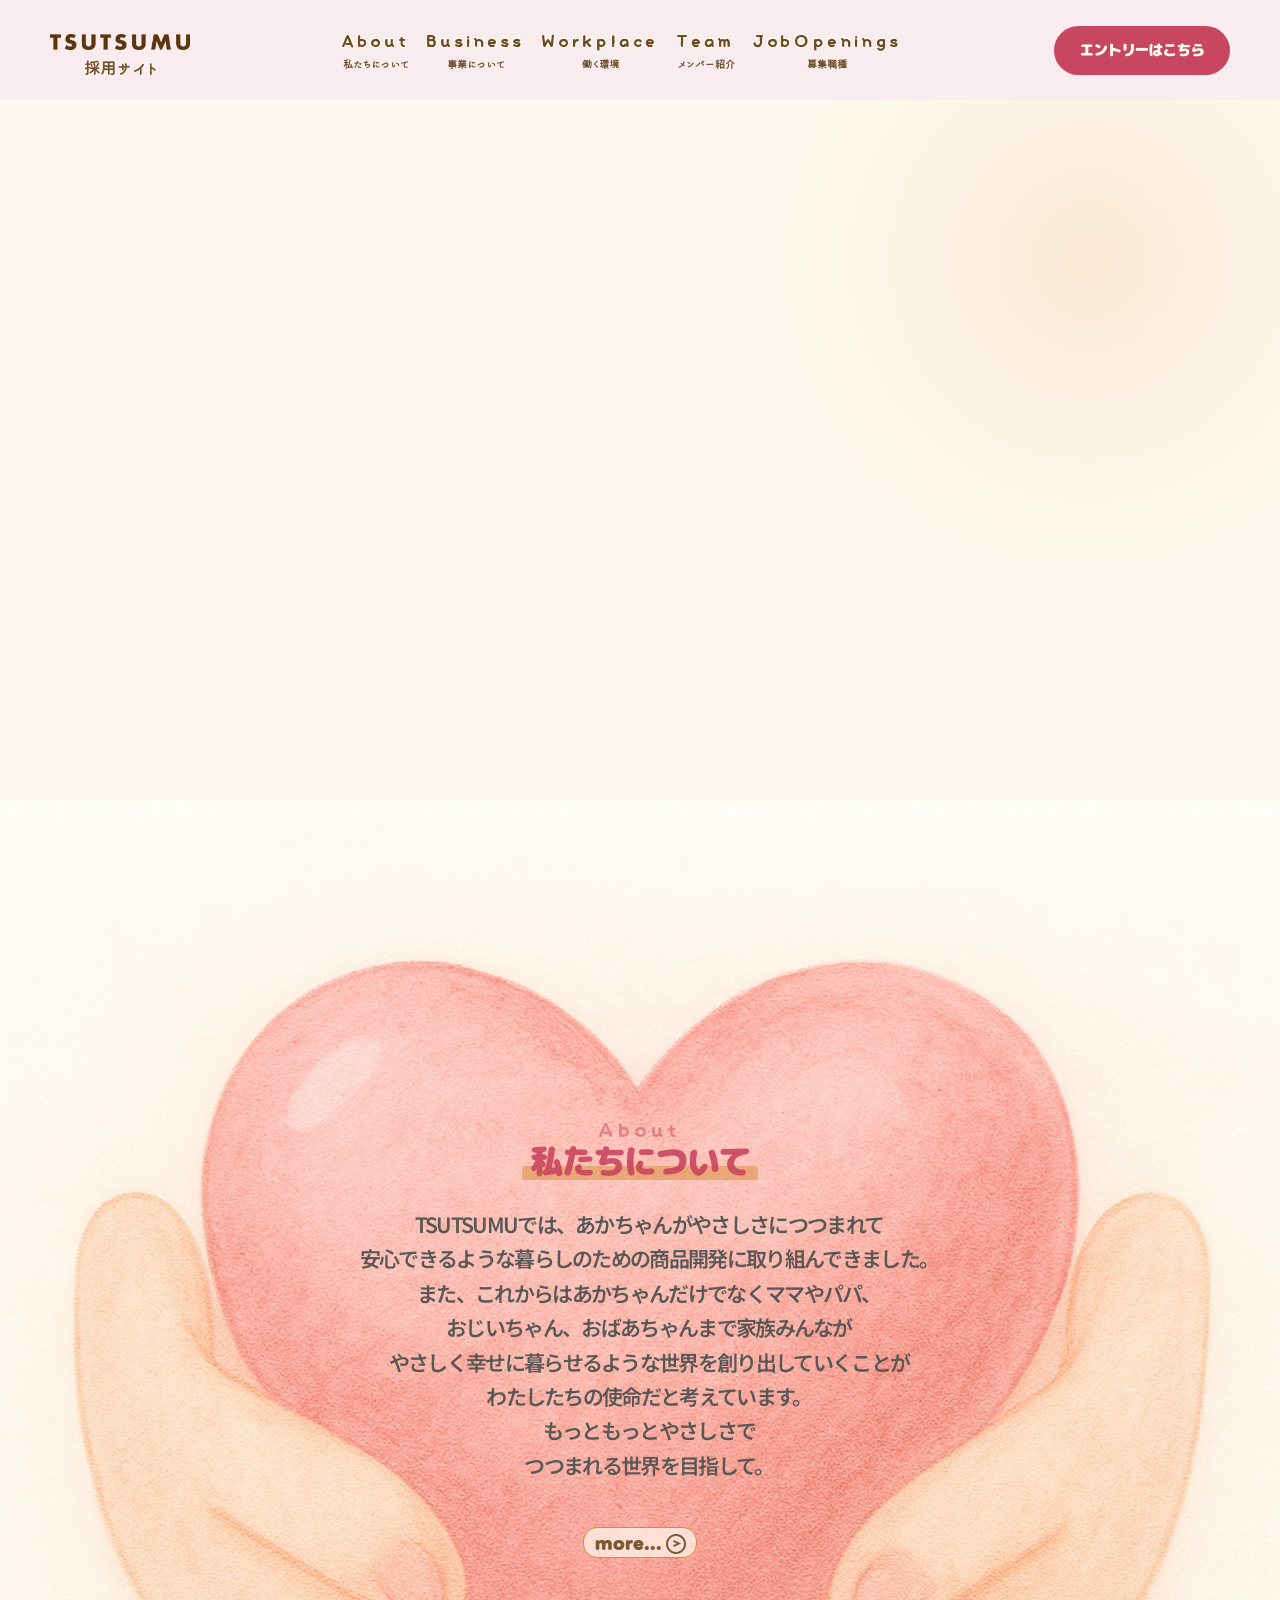
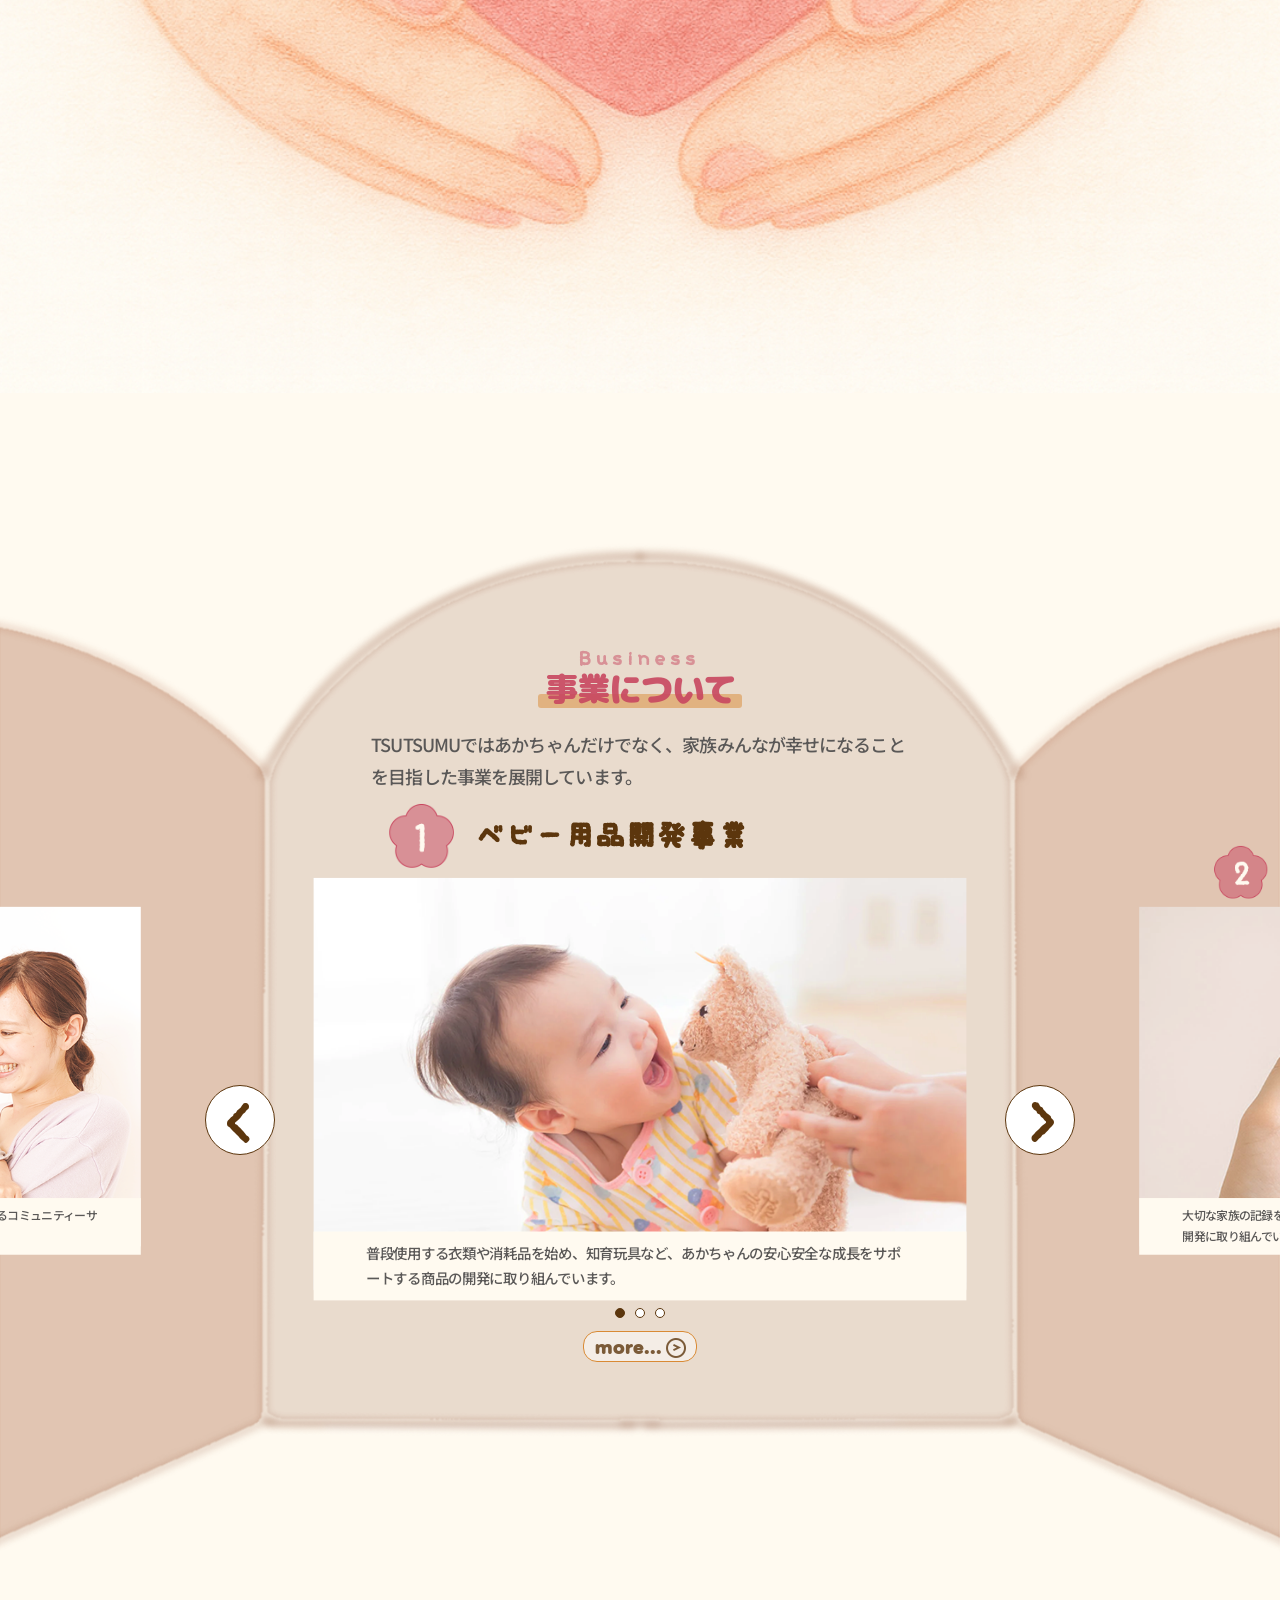
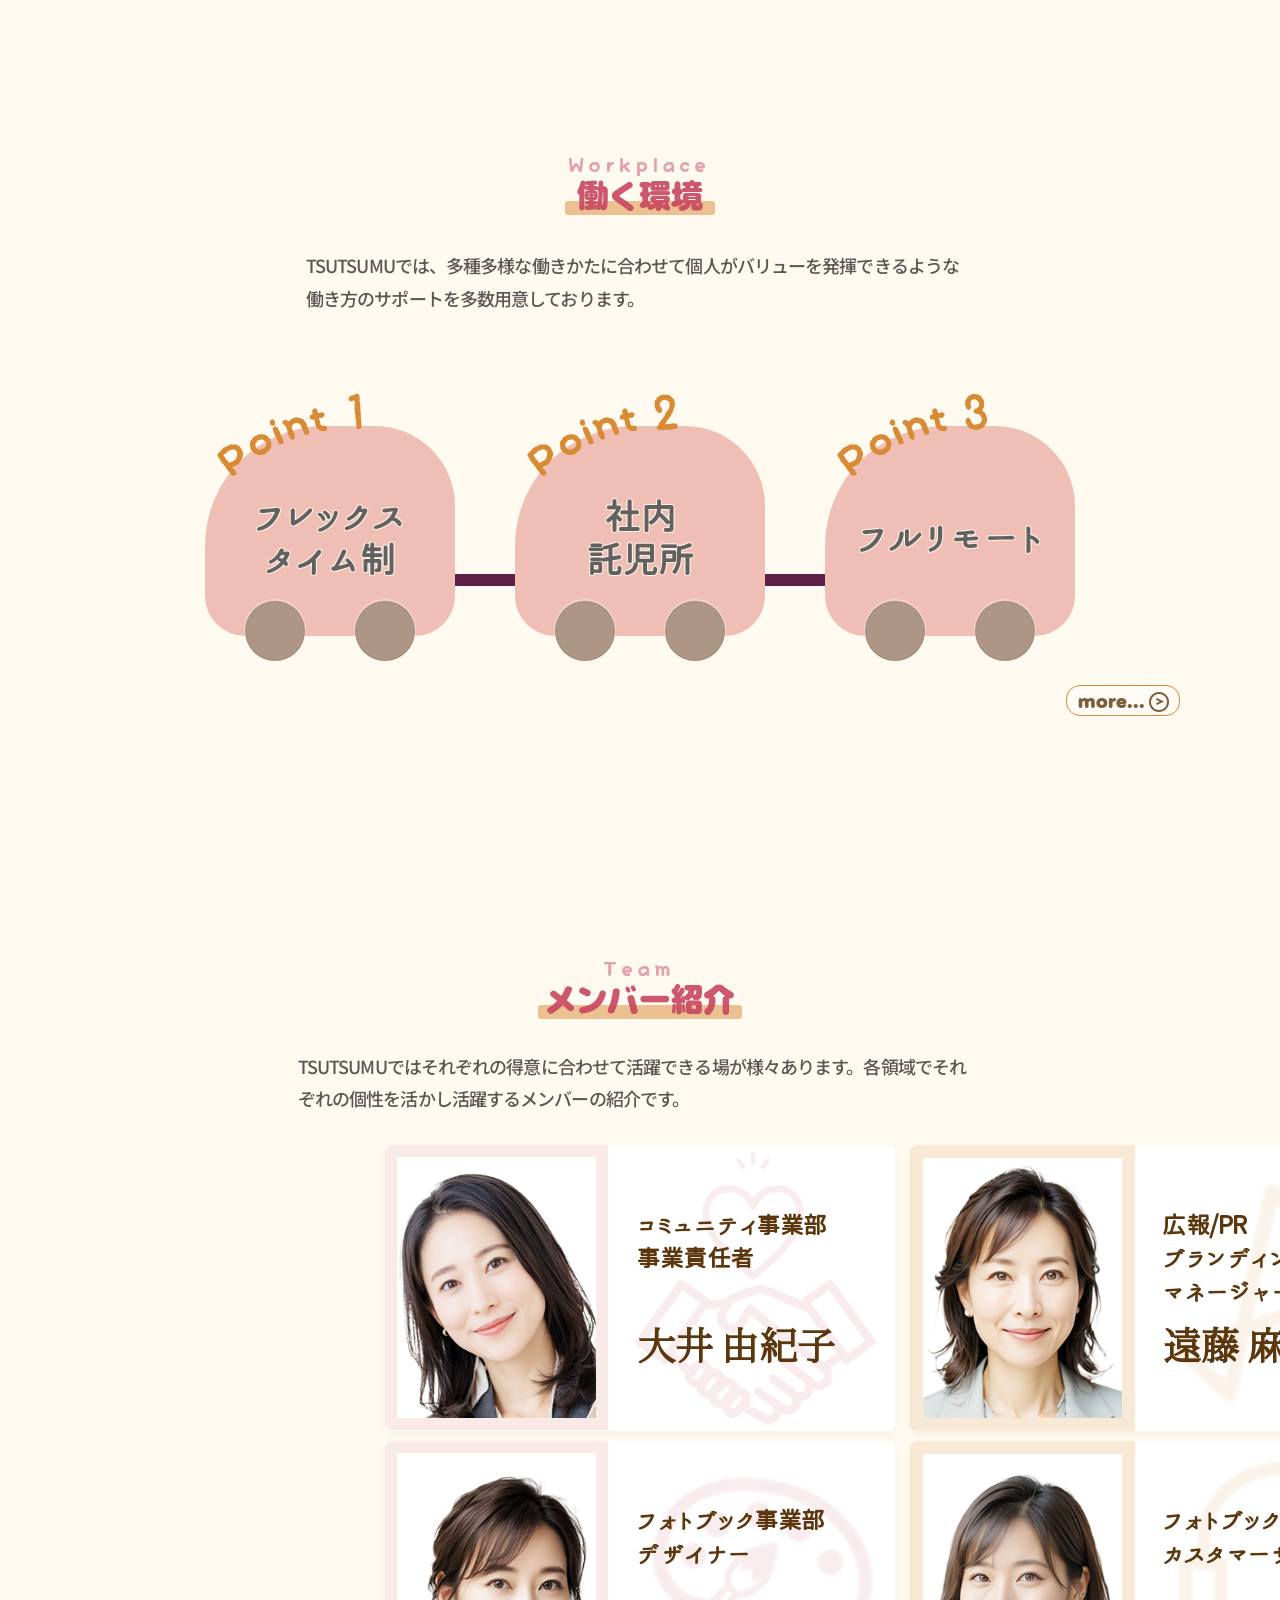
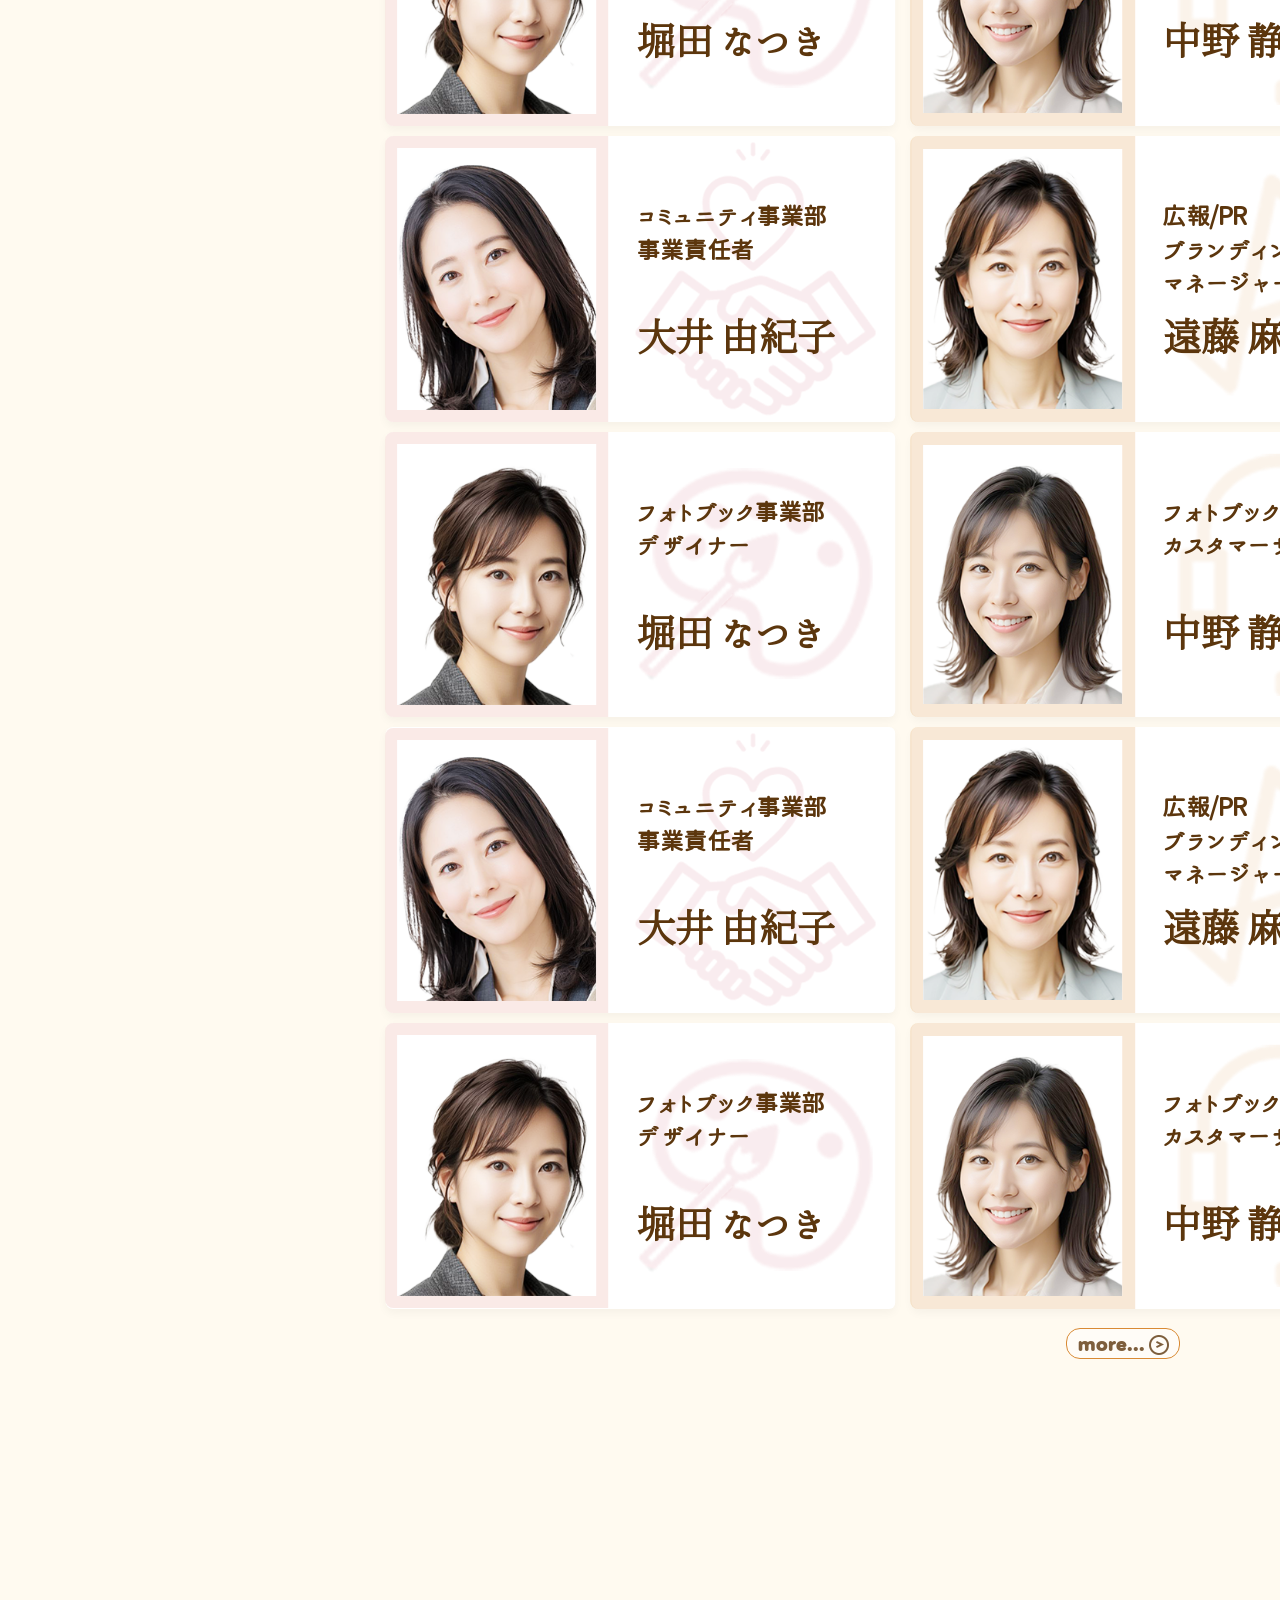
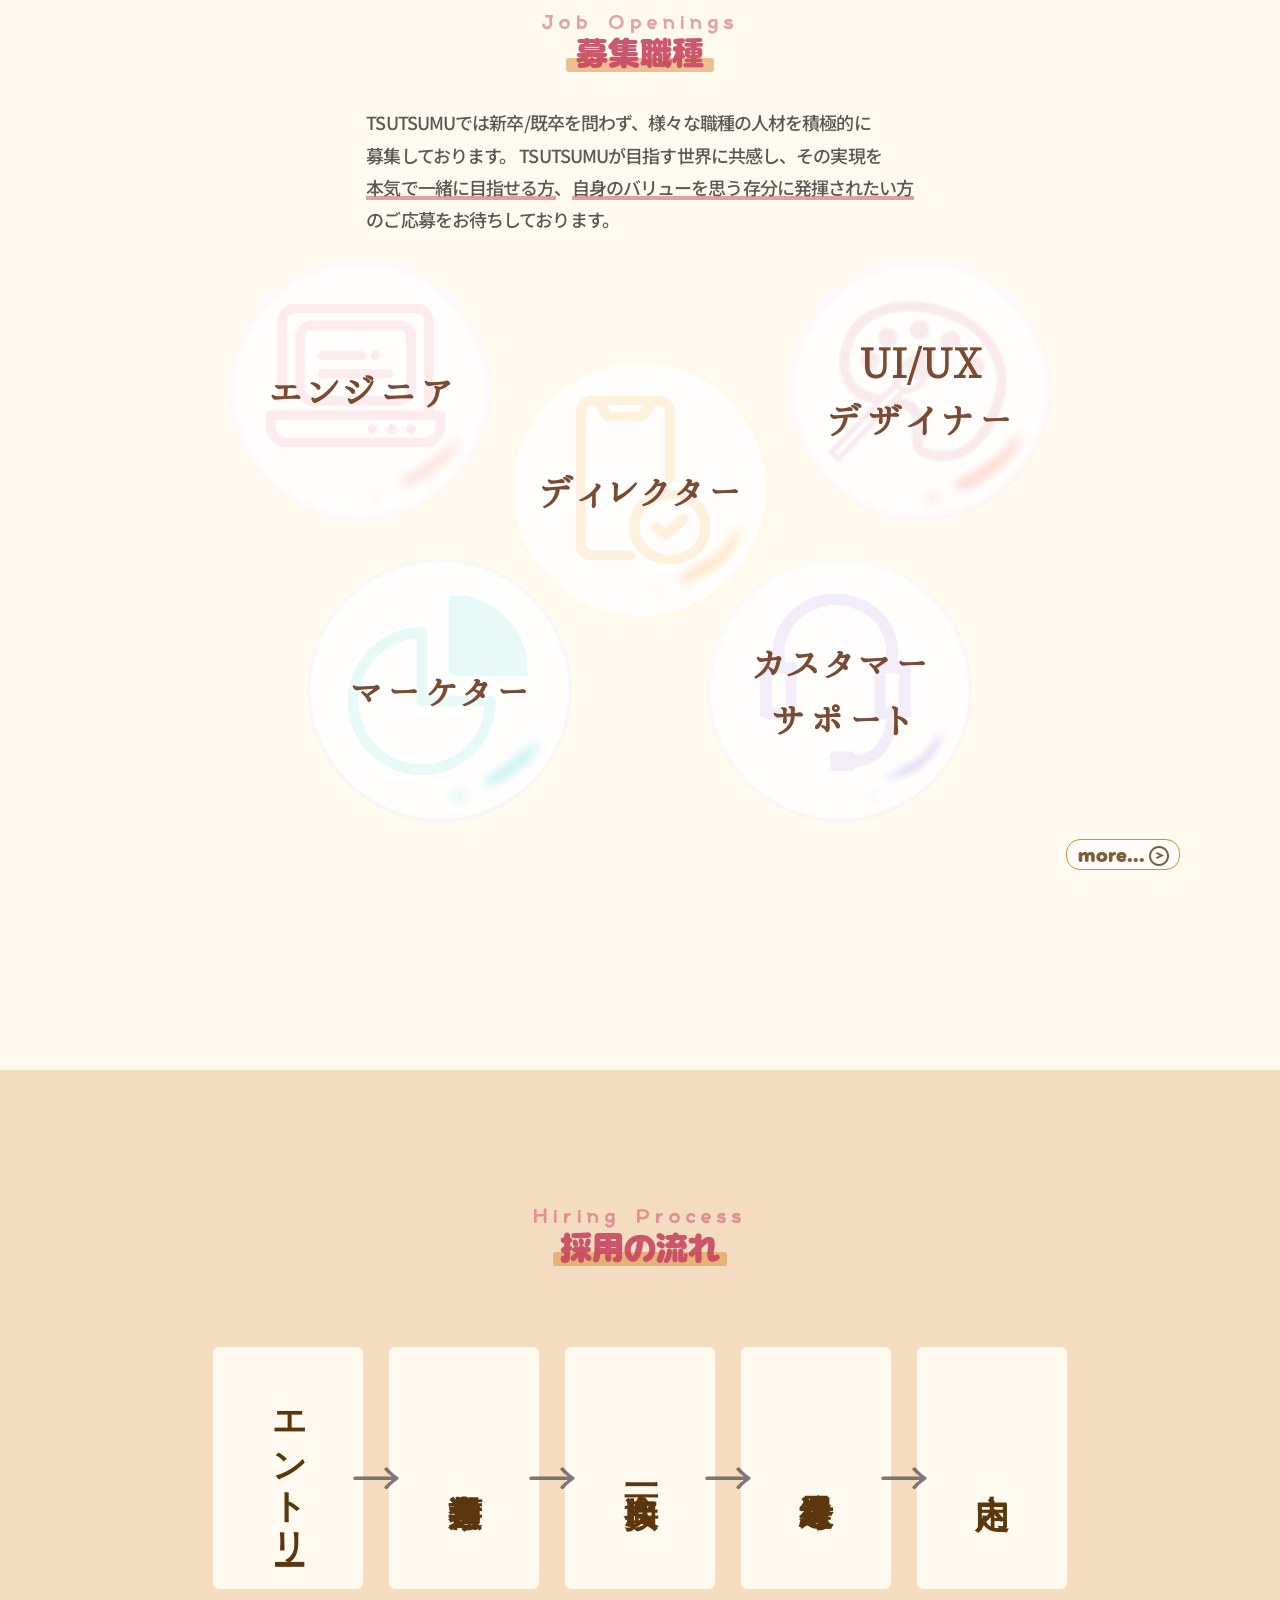
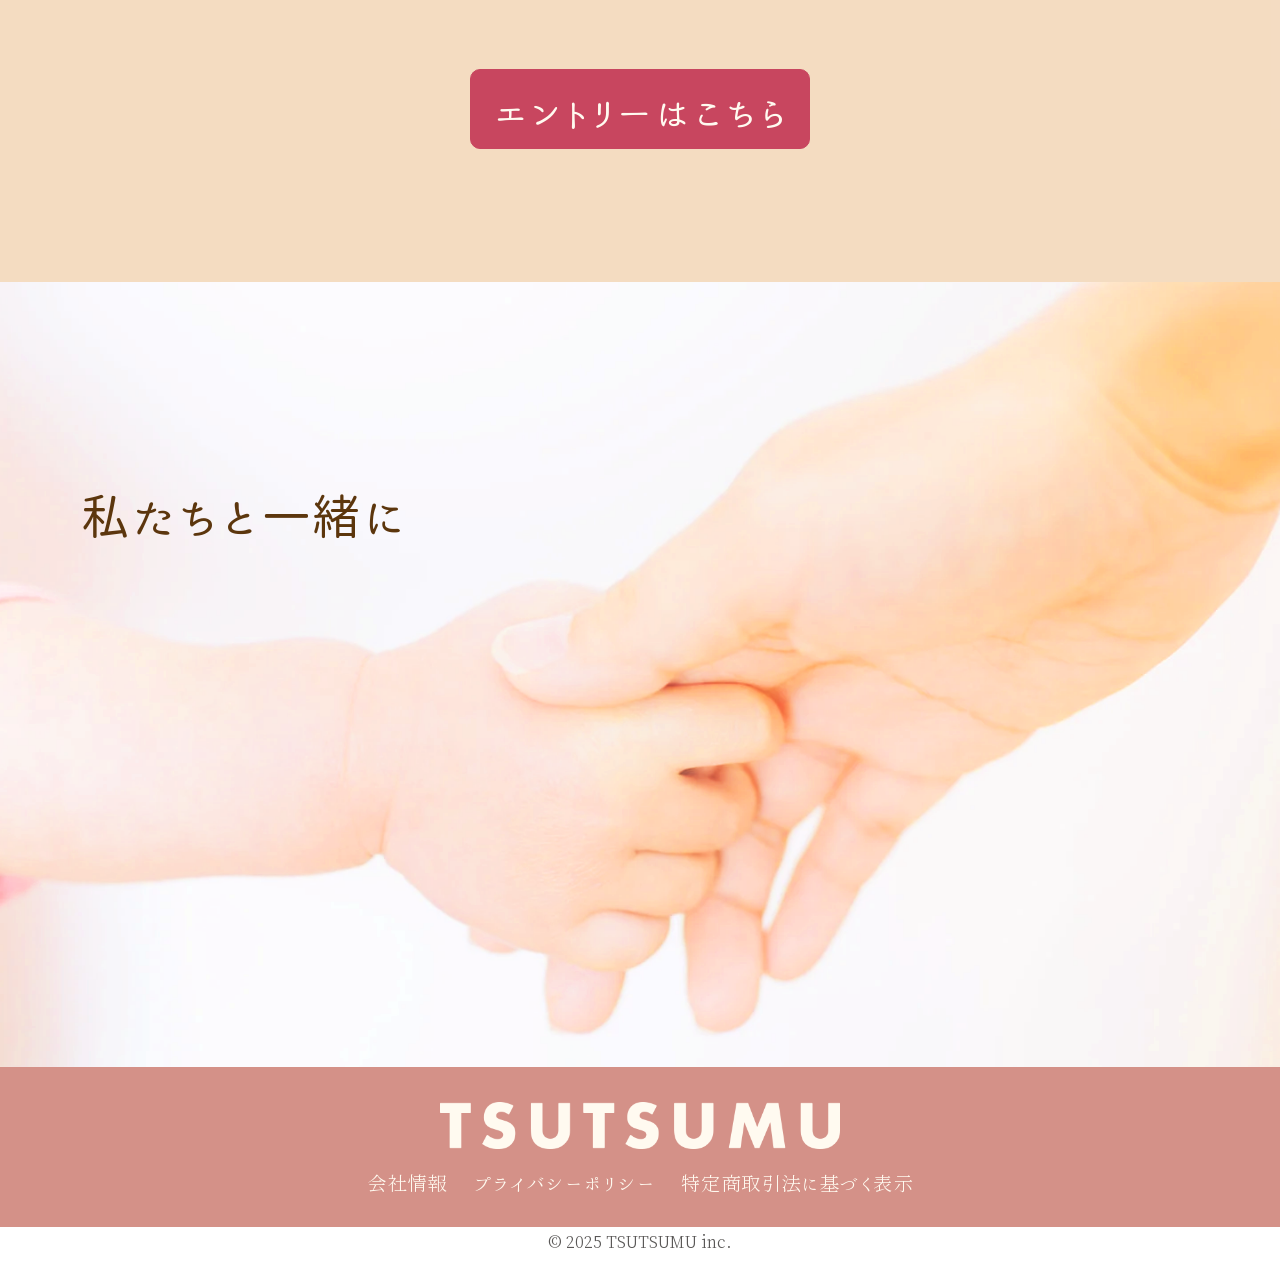
<file: tsutsumu_recruit_site/index.html>
<!DOCTYPE html>
<html lang="ja">
  <head>
    <meta charset="UTF-8">
    <meta name="viewport" content="width=device-width, initial-scale=1.0">
    <title>TSUTSUMU 採用サイト</title>
    <link rel="stylesheet" href="css/style.css">
    <link href="https://fonts.googleapis.com/css2?family=Noto+Sans+JP:wght@300;400;500;700&display=swap" rel="stylesheet">
  </head>

  <body>

    <!-- header -->
    <header class="header">
      <div class="header-inner">
        <div class="header-logo">
          <a href="#kv">
            <img src="images/Logo-brown.png">
          </a>
          <h2>採用サイト</h2>
        </div>

        <nav class="site-nav">
          <div class="nav-pair">
            <a href="#about"><h3 class="nav-item">About</h3></a>
            <h4 class="nav-item2">私たちについて</h4>
          </div>

          <div class="nav-pair">
            <a href="#business"><h3 class="nav-item">Business</h3></a>
            <h4 class="nav-item2">事業について</h4>
          </div>

          <div class="nav-pair">
            <a href="#workplace"><h3 class="nav-item">Workplace</h3></a>
            <h4 class="nav-item2">働く環境</h4>
          </div>

          <div class="nav-pair">
            <a href="#team"><h3 class="nav-item">Team</h3></a>
            <h4 class="nav-item2">メンバー紹介</h4>
          </div>

          <div class="nav-pair">
            <a href="#job-openings"><h3 class="nav-item">JobOpenings</h3></a>
            <h4 class="nav-item2">募集職種</h4>
          </div>
        </nav>
        <a href="#" class="entry-btn">エントリーはこちら</a>

        <!-- ハンバーガーメニューアイコン -->
        <button class="hamburger" id="hamburger-btn">
          <span class="bar"></span>
          <span class="bar"></span>
          <span class="bar"></span>
        </button>

        <!-- プルダウンメニュー -->
        <div class="menu-modal" id="menuModal">
          <div class="menu-content">
            <nav class="mobile-nav">
              <ul>
                <li>
                  <a href="#about" class="menu-item">
                    <span class="en">About</span>
                    <span class="sep">｜</span>
                    <span class="jp">私たちについて</span>
                  </a>
                </li>
                <li>
                  <a href="#business" class="menu-item">
                    <span class="en">Business</span>
                    <span class="sep">｜</span>
                    <span class="jp">事業について</span>
                  </a>
                </li>
                <li>
                  <a href="#workplace" class="menu-item">
                    <span class="en">Workplace</span>
                    <span class="sep">｜</span>
                    <span class="jp">働く環境</span>
                  </a>
                </li>
                <li>
                  <a href="#team" class="menu-item">
                    <span class="en">Team</span>
                    <span class="sep">｜</span>
                    <span class="jp">メンバー紹介</span>
                  </a>
                </li>
                <li>
                  <a href="#job-openings" class="menu-item">
                    <span class="en">JobOpenings</span>
                    <span class="sep">｜</span>
                    <span class="jp">募集職種</span>
                  </a>
                </li>
                <li><a href="#" class="entry-btn">エントリーはこちら</a></li>
              </ul>
            </nav>
          </div>
        </div>
      </div>
    </header>

    <main>
      <!-- key visual -->
      <section class="key-visual" id="kv">
        <div class="mv">
          <div class="kv-white-flash">
            <img class="mv01" src="images/MV01.png">
            <img class="mv02" src="images/MV02.png">
            <img class="mv01_sp" src="images/mv01_SP.png">
            <img class="mv02_sp" src="images/mv02_SP.png">
          </div>
        </div>
        <div class="final">
          <div class="final-inner">
            <img class="mvlast" src="images/MV_Last.png">
            <img class="mvlast_sp" src="images/mvlast_SP.png">
            <div class="overlay-text"><h1>世界を<br>やさしさで<br>つつむ</h1></div>
            <img class="pink-el" src="images/あしらいピンク.png">
            <img class="beige-el" src="images/あしらいベージュ.png">
            <img class="orange-el" src="images/あしらいオレンジ.png">
          </div>

          <div class="band">
            <span class="band-back"></span>
            <img class="kv-logo" src="images/Logo-orange.png">
          </div>
        </div>
      </section>


      <!-- about -->
      <section class="about" id="about">
        <img class="heart" src="images/heart背景.png">
        <div class="about-container">
          <h2 class="title-en">About</h2>
          <h1 class="title-jp">私たちについて</h1>
          <span class="title-box"></span>
          <p class="about-text">
            TSUTSUMUでは、あかちゃんがやさしさにつつまれて<br>
            安心できるような暮らしのための商品開発に取り組んできました。<br>
            また、これからはあかちゃんだけでなくママやパパ、<br>
            おじいちゃん、おばあちゃんまで家族みんなが<br>
            やさしく幸せに暮らせるような世界を創り出していくことが<br>
            わたしたちの使命だと考えています。<br>
            もっともっとやさしさで<br>
            つつまれる世界を目指して。
          </p>
          <button class="more-btn">more...<img class="arrow" src="images/more矢印.png"></button>
        </div>
      </section>


      <!-- business -->
      <section class="business" id="business">
        <img class="window-frame" src="images/扉窓フレーム.png">
        <div class="business-container">
          <h2 class="title-en">Business</h2>
          <h1 class="title-jp">事業について</h1>
          <span class="title-box"></span>
          <p class="business-text">
            TSUTSUMUではあかちゃんだけでなく、家族みんなが幸せになることを目指した事業を展開しています。
          </p>

          <div class="slider">
            <!-- 左の矢印 -->
            <button class="slider-arrow prev">&lt;</button>
            <!-- スライド内容 -->
            <div class="slider-viewport">
              
              <ul class="business-slider-wrapper">
                <li class="slide work01">
                  <div class="slide-inner">
                    <div class="badge01">
                      <img src="images/バッジ01.png">
                      <h3>ベビー用品開発事業</h3>
                    </div>
                    <img class="work work01-img" src="images/baby_goods.png">
                    <p>普段使用する衣類や消耗品を始め、知育玩具など、あかちゃんの安心安全な成長をサポートする商品の開発に取り組んでいます。
                  </div>
                </li>

                <li class="slide work02">
                  <div class="slide-inner">
                    <div class="badge02">
                      <img src="images/バッジ02.png">
                      <h3>フォトブック事業</h3>
                    </div>
                    <img class="work work02-img" src="images/PhotoBook.png">
                    <p>大切な家族の記録をアプリとの連携で簡単に整理、共有できるフォトブックのサービス開発に取り組んでいます。</p>
                  </div>
                </li>

                <li class="slide work03">
                  <div class="slide-inner">
                    <div class="badge03">
                      <img src="images/バッジ03.png">
                      <h3>コミュニティ事業</h3>
                    </div>
                    <img class="work work03-img" src="images/Community.png">
                    <p>ママ同士の繋がりをつくり、育児の悩みや疑問を解消することのできるコミュニティーサービスの開発に取り組んでいます。</p>
                  </div>
                </li>

              </ul>
            </div>
            <!-- 右の矢印 -->
            <button class="slider-arrow next">&gt;</button>

            <!-- ドット -->
            <div class="slider-dots">
              <span class="dot active"></span>
              <span class="dot"></span>
              <span class="dot"></span>
            </div>
          </div>

          <button class="more-btn">more...<img class="arrow" src="images/more矢印.png"></button>
        </div>
      </section>


      <!-- workplace -->
      <section class="workplace" id="workplace">
        <div class="workplace-container">
          <h2 class="title-en">Workplace</h2>
          <h1 class="title-jp">働く環境</h1>
          <span class="title-box"></span>
          <p class="workplace-text">
            TSUTSUMUでは、多種多様な働きかたに合わせて個人がバリューを発揮できるような働き方のサポートを多数用意しております。
          </p>

          <div class="point">
            <div class="car">
              <svg class="badge-svg">
                <path id="curve1" d="M10,120 C110,10 250,10 350,120" fill="transparent"/>
                <text font-size="64" font-weight=300 fill="#d98a34" lengthAdjust="spacingAndGlyphs" letter-spacing="-8">
                  <textPath href="#curve1" startOffset="50%" text-anchor="middle">Point１</textPath>
                </text>
              </svg>
              <h1>フレックス<br>タイム制</h1>
              <span class="wheel left"></span>
              <span class="wheel right"></span>
              <span class="wheel-shadow left"></span>
              <span class="wheel-shadow right"></span>
              <span class="wheel-out-shadow left"></span>
              <span class="wheel-out-shadow right"></span>
            </div>

            <div class="line short-line line1"></div>

            <div class="car">
              <svg class="badge-svg">
                <path id="curve1" d="M10,120 C110,10 250,10 350,120" fill="transparent"/>
                <text font-size="64" font-weight=300 fill="#d98a34" lengthAdjust="spacingAndGlyphs" letter-spacing="-8">
                  <textPath href="#curve1" startOffset="50%" text-anchor="middle">Point２</textPath>
                </text>
              </svg>
              <h1>社内<br>託児所</h1>
              <span class="wheel left"></span>
              <span class="wheel right"></span>
              <span class="wheel-shadow left"></span>
              <span class="wheel-shadow right"></span>
              <span class="wheel-out-shadow left"></span>
              <span class="wheel-out-shadow right"></span>
            </div>

            <div class="line short-line line2"></div>

            <div class="car">
              <svg class="badge-svg">
                <path id="curve1" d="M10,120 C110,10 250,10 350,120" fill="transparent"/>
                <text font-size="64" font-weight=300 fill="#d98a34" lengthAdjust="spacingAndGlyphs" letter-spacing="-8">
                  <textPath href="#curve1" startOffset="50%" text-anchor="middle">Point３</textPath>
                </text>
              </svg>
              <h1>フルリモート</h1>
              <span class="wheel left"></span>
              <span class="wheel right"></span>
              <span class="wheel-shadow left"></span>
              <span class="wheel-shadow right"></span>
              <span class="wheel-out-shadow left"></span>
              <span class="wheel-out-shadow right"></span>
            </div>
          </div>
        <button class="more-btn">more...<img class="arrow" src="images/more矢印.png"></button>
        </div>
      </section>


      <!-- team -->
      <section class="team" id="team">
        <div class="team-container">
          <h2 class="title-en">Team</h2>
          <h1 class="title-jp">メンバー紹介</h1>
          <span class="title-box"></span>
          <p class="team-text">
            TSUTSUMUではそれぞれの得意に合わせて活躍できる場が様々あります。各領域でそれぞれの個性を活かし活躍するメンバーの紹介です。
          </p>
          <div class="member-slider">
            <ul class="member-list">
              <li class="card card1">
                <div class="photo-wrap">
                  <img class="photo" src="images/大井.png">
                </div>
                <div class="text-box">
                  <h2>コミュニティ事業部<br>事業責任者</h2>
                  <h1>大井 由紀子</h1>
                  <img class="icon1" src="images/コミュニティアイコン.png">
                </div>
              </li>

              <li class="card card2">
                <div class="photo-wrap">
                  <img class="photo" src="images/遠藤.png">
                </div>
                <div class="text-box">
                  <h2>広報/PR<br>ブランディング<br>マネージャー</h2>
                  <h1>遠藤 麻衣</h1>
                  <img class="icon2" src="images/メガホンのアイコン2.png">
                </div>
              </li>

              <li class="card card3">
                <div class="photo-wrap">
                  <img class="photo" src="images/中野.png">
                </div>
                <div class="text-box">
                  <h2>フォトブック事業部<br>カスタマーサポート</h2>            
                  <h1>中野 静佳</h1>
                  <img class="icon3" src="images/ヘッドフォンのアイコン3.png">
                </div>
              </li>

              <li class="card card4">
                <div class="photo-wrap">
                  <img class="photo" src="images/堀田.png">
                </div>
                <div class="text-box">
                  <h2>フォトブック事業部<br>デザイナー</h2>
                  <h1>堀田 なつき</h1>
                  <img class="icon4" src="images/デザイナーアイコン.png">
                </div>
              </li>
            </ul>
          </div>
          <button class="more-btn">more...<img class="arrow" src="images/more矢印.png"></button>
        </div>
      </section>


      <!-- job openings -->
      <section class="job-openings" id="job-openings">
        <div class="job-container">
          <h2 class="title-en">Job Openings</h2>
          <h1 class="title-jp">募集職種</h1>
          <span class="title-box"></span>
          <p class="job-text">
            TSUTSUMUでは新卒/既卒を問わず、様々な職種の人材を積極的に<br>
            募集しております。 TSUTSUMUが目指す世界に共感し、その実現を<br>
            本気で一緒に目指せる方、自身のバリューを思う存分に発揮されたい方<br>
            のご応募をお待ちしております。
          </p>
          <span class="jt-box1"></span>
          <span class="jt-box2"></span>
          <div class="bubble">
            <ul class="job">
              <li class="job1">
                <img class="bubble-img" src="images/シャボン_pink.png">
                <h3>エンジニア</h3>
                <img class="job-icon1" src="images/エンジニアアイコン.png">
              </li>

              <li class="job2">
                <img class="bubble-img" src="images/シャボン_yellow.png">
                <h3>ディレクター</h3>
                <img class="job-icon2" src="images/ディレクターアイコン.png">
              </li>

              <li class="job3">
                <img class="bubble-img" src="images/シャボン_orange.png">
                <h3>UI/UX<br>デザイナー</h3>
                <img class="job-icon3" src="images/デザイナーアイコン.png">
              </li>

              <li class="job4">
                <img class="bubble-img" src="images/シャボン_green.png">
                <h3>マーケター</h3>
                <img class="job-icon4" src="images/マーケターアイコン.png">
              </li>

              <li class="job5">
                <img class="bubble-img" src="images/シャボン_purple.png">
                <h3>カスタマー<br>サポート</h3>
                <img class="job-icon5" src="images/ヘッドフォンのアイコン.png">
              </li>
            </ul>
          </div>
          <button class="more-btn">more...<img class="arrow" src="images/more矢印.png"></button>
        </div>
      </section>

      <!-- entry -->
      <section class="entry">
        <div class="entry-container">
          <h2 class="title-en">Hiring Process</h2>
          <h1 class="title-jp">採用の流れ</h1>
          <span class="title-box"></span>
          <div class="entry-inner">
            <h3>エントリー</h3>
            <img class="arrow-right" src="images/arrow-right.png">
            <h3>書類選考</h3>
            <img class="arrow-right" src="images/arrow-right.png">
            <h3>一次面接</h3>
            <img class="arrow-right" src="images/arrow-right.png">
            <h3>最終選考</h3>
            <img class="arrow-right" src="images/arrow-right.png">
            <h3>内定</h3>
          </div>
          <button class="entry-btn2">エントリーはこちら</button>
        </div>      
      </section>


      <!-- message -->
      <section class="message">
        <img class="message-img" src="images/Message-image.png">
        <div class="message-text">
          <h2 class="m1">私たちと一緒に</h2>
          <h3 class="m2">もっともっとやさしさでつつまれる</h3>
          <h1 class="m3">世界を目指してみませんか？</h1>
        </div>
      </section>

    </main>

    <!-- footer -->
    <footer class="footer">
      <div class="footer-inner">
        <div class="footer-logo">
          <a href="#kv">
            <img src="images/Logo-beige.png">
          </a>
        </div>
        <ul class="footer-link">
          <li><a href="#">会社情報</a></li>
          <li><a href="#">プライバシーポリシー</a></li>
          <li><a href="#">特定商取引法に基づく表示</a></li>
        </ul>
      </div>
      <p class="copyright">© 2025 TSUTSUMU inc.</p>
    </footer>

   <script src="js/script.js"></script>
  </body>
</html>
</file>
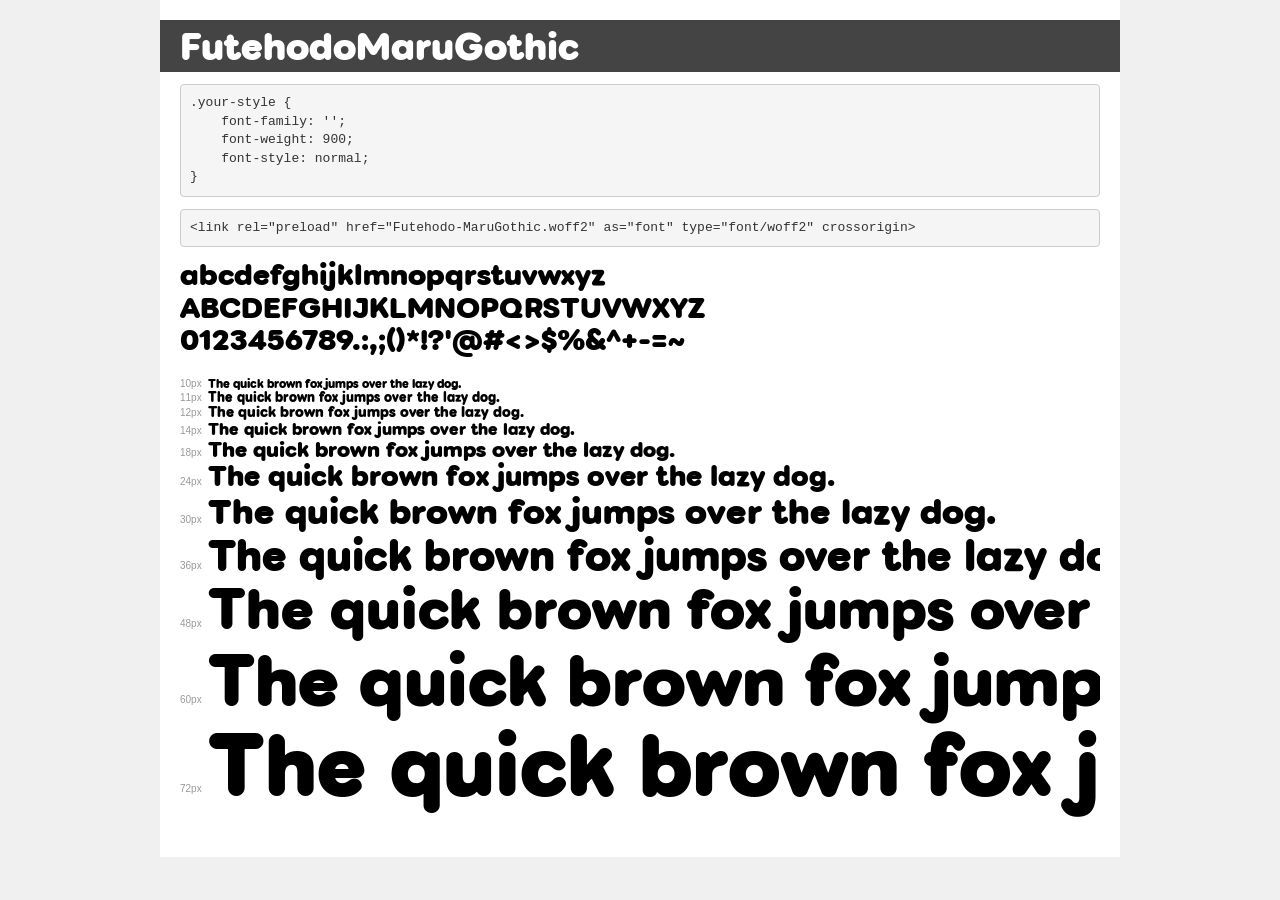
<file: tsutsumu_recruit_site/css/fonts/Futehodo-MaruGothic/demo.html>
<!DOCTYPE html>
<html lang="en">
<head>
    <meta charset="utf-8">
    <meta http-equiv="X-UA-Compatible" content="IE=edge">
    <meta name="viewport" content="width=device-width, initial-scale=1">
    <meta name="robots" content="noindex, noarchive">
    <meta name="format-detection" content="telephone=no">
    <title>Transfonter demo</title>
    <link href="stylesheet.css" rel="stylesheet">
    <style>
        /*
        http://meyerweb.com/eric/tools/css/reset/
        v2.0 | 20110126
        License: none (public domain)
        */
        html, body, div, span, applet, object, iframe,
        h1, h2, h3, h4, h5, h6, p, blockquote, pre,
        a, abbr, acronym, address, big, cite, code,
        del, dfn, em, img, ins, kbd, q, s, samp,
        small, strike, strong, sub, sup, tt, var,
        b, u, i, center,
        dl, dt, dd, ol, ul, li,
        fieldset, form, label, legend,
        table, caption, tbody, tfoot, thead, tr, th, td,
        article, aside, canvas, details, embed,
        figure, figcaption, footer, header, hgroup,
        menu, nav, output, ruby, section, summary,
        time, mark, audio, video {
            margin: 0;
            padding: 0;
            border: 0;
            font-size: 100%;
            font: inherit;
            vertical-align: baseline;
        }
        /* HTML5 display-role reset for older browsers */
        article, aside, details, figcaption, figure,
        footer, header, hgroup, menu, nav, section {
            display: block;
        }
        body {
            line-height: 1;
        }
        ol, ul {
            list-style: none;
        }
        blockquote, q {
            quotes: none;
        }
        blockquote:before, blockquote:after,
        q:before, q:after {
            content: '';
            content: none;
        }
        table {
            border-collapse: collapse;
            border-spacing: 0;
        }
        /* demo styles */
        body {
            background: #f0f0f0;
            color: #000;
        }
        .page {
            background: #fff;
            width: 920px;
            margin: 0 auto;
            padding: 20px 20px 0 20px;
            overflow: hidden;
        }
        .font-container {
            overflow-x: auto;
            overflow-y: hidden;
            margin-bottom: 40px;
            line-height: 1.3;
            white-space: nowrap;
            padding-bottom: 5px;
        }
        h1 {
            position: relative;
            background: #444;
            font-size: 32px;
            color: #fff;
            padding: 10px 20px;
            margin: 0 -20px 12px -20px;
        }
        .letters {
            font-size: 25px;
            margin-bottom: 20px;
        }
        .s10:before {
            content: '10px';
        }
        .s11:before {
            content: '11px';
        }
        .s12:before {
            content: '12px';
        }
        .s14:before {
            content: '14px';
        }
        .s18:before {
            content: '18px';
        }
        .s24:before {
            content: '24px';
        }
        .s30:before {
            content: '30px';
        }
        .s36:before {
            content: '36px';
        }
        .s48:before {
            content: '48px';
        }
        .s60:before {
            content: '60px';
        }
        .s72:before {
            content: '72px';
        }
        .s10:before, .s11:before, .s12:before, .s14:before,
        .s18:before, .s24:before, .s30:before, .s36:before,
        .s48:before, .s60:before, .s72:before {
            font-family: Arial, sans-serif;
            font-size: 10px;
            font-weight: normal;
            font-style: normal;
            color: #999;
            padding-right: 6px;
        }
        pre {
            display: block;
            padding: 9px;
            margin: 0 0 12px;
            font-family: Monaco, Menlo, Consolas, "Courier New", monospace;
            font-size: 13px;
            line-height: 1.428571429;
            color: #333;
            font-weight: normal;
            font-style: normal;
            background-color: #f5f5f5;
            border: 1px solid #ccc;
            overflow-x: auto;
            border-radius: 4px;
        }
        /* responsive */
        @media (max-width: 959px) {
            .page {
                width: auto;
                margin: 0;
            }
        }
    </style>
</head>
<body>
<div class="page">
    <div class="demo">
        <h1 style="font-family: ''; font-weight: 900; font-style: normal;">FutehodoMaruGothic</h1>
        <pre title="Usage">.your-style {
    font-family: '';
    font-weight: 900;
    font-style: normal;
}</pre>
        <pre title="Preload (optional)">
&lt;link rel=&quot;preload&quot; href=&quot;Futehodo-MaruGothic.woff2&quot; as=&quot;font&quot; type=&quot;font/woff2&quot; crossorigin&gt;</pre>
        <div class="font-container" style="font-family: ''; font-weight: 900; font-style: normal;">
            <p class="letters">
                abcdefghijklmnopqrstuvwxyz<br>
ABCDEFGHIJKLMNOPQRSTUVWXYZ<br>
                0123456789.:,;()*!?'@#&lt;&gt;$%&^+-=~
            </p>
            <p class="s10" style="font-size: 10px;">The quick brown fox jumps over the lazy dog.</p>
            <p class="s11" style="font-size: 11px;">The quick brown fox jumps over the lazy dog.</p>
            <p class="s12" style="font-size: 12px;">The quick brown fox jumps over the lazy dog.</p>
            <p class="s14" style="font-size: 14px;">The quick brown fox jumps over the lazy dog.</p>
            <p class="s18" style="font-size: 18px;">The quick brown fox jumps over the lazy dog.</p>
            <p class="s24" style="font-size: 24px;">The quick brown fox jumps over the lazy dog.</p>
            <p class="s30" style="font-size: 30px;">The quick brown fox jumps over the lazy dog.</p>
            <p class="s36" style="font-size: 36px;">The quick brown fox jumps over the lazy dog.</p>
            <p class="s48" style="font-size: 48px;">The quick brown fox jumps over the lazy dog.</p>
            <p class="s60" style="font-size: 60px;">The quick brown fox jumps over the lazy dog.</p>
            <p class="s72" style="font-size: 72px;">The quick brown fox jumps over the lazy dog.</p>
        </div>
    </div>

</div>
</body>
</html>
</file>
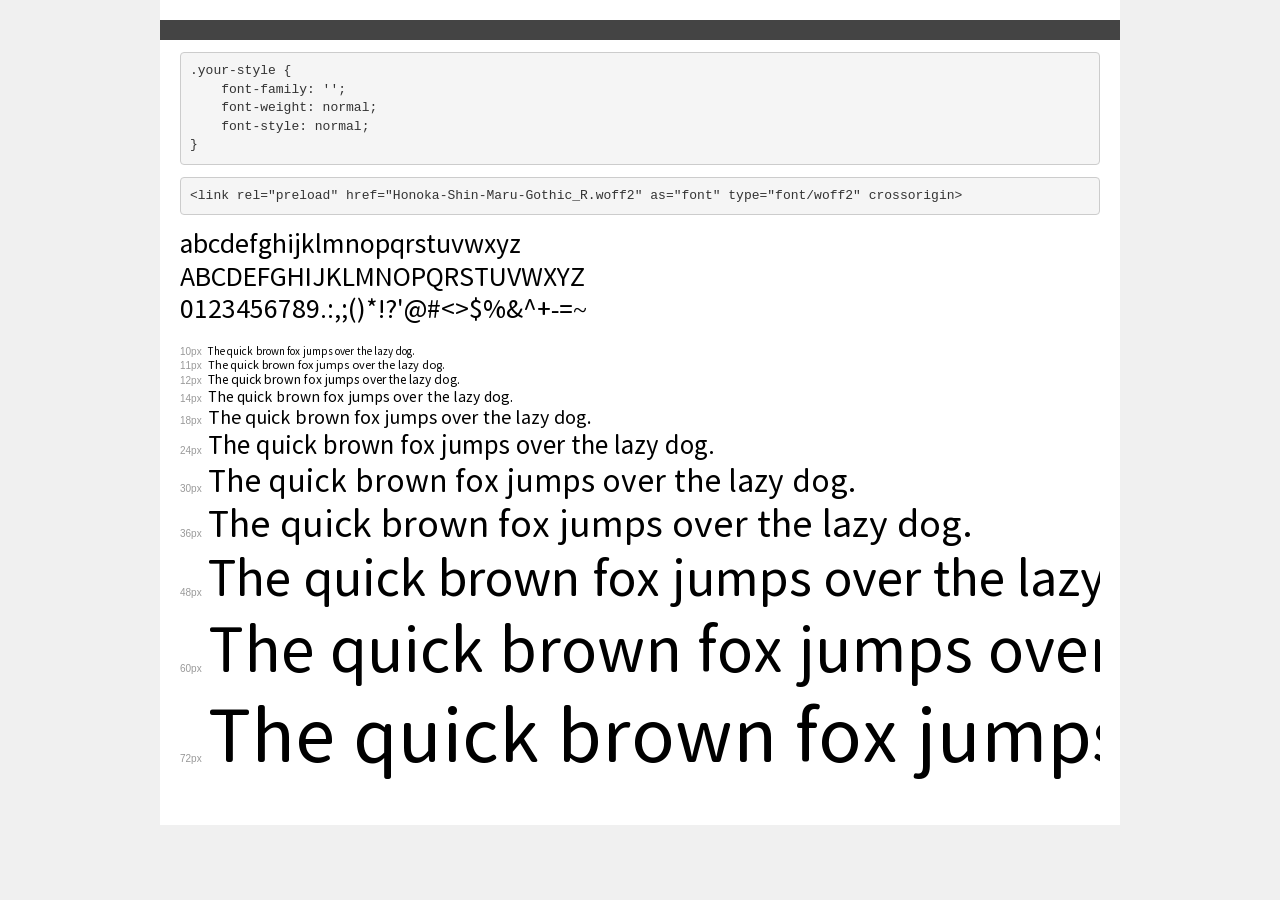
<file: tsutsumu_recruit_site/css/fonts/HonokaGothic/demo.html>
<!DOCTYPE html>
<html lang="en">
<head>
    <meta charset="utf-8">
    <meta http-equiv="X-UA-Compatible" content="IE=edge">
    <meta name="viewport" content="width=device-width, initial-scale=1">
    <meta name="robots" content="noindex, noarchive">
    <meta name="format-detection" content="telephone=no">
    <title>Transfonter demo</title>
    <link href="stylesheet.css" rel="stylesheet">
    <style>
        /*
        http://meyerweb.com/eric/tools/css/reset/
        v2.0 | 20110126
        License: none (public domain)
        */
        html, body, div, span, applet, object, iframe,
        h1, h2, h3, h4, h5, h6, p, blockquote, pre,
        a, abbr, acronym, address, big, cite, code,
        del, dfn, em, img, ins, kbd, q, s, samp,
        small, strike, strong, sub, sup, tt, var,
        b, u, i, center,
        dl, dt, dd, ol, ul, li,
        fieldset, form, label, legend,
        table, caption, tbody, tfoot, thead, tr, th, td,
        article, aside, canvas, details, embed,
        figure, figcaption, footer, header, hgroup,
        menu, nav, output, ruby, section, summary,
        time, mark, audio, video {
            margin: 0;
            padding: 0;
            border: 0;
            font-size: 100%;
            font: inherit;
            vertical-align: baseline;
        }
        /* HTML5 display-role reset for older browsers */
        article, aside, details, figcaption, figure,
        footer, header, hgroup, menu, nav, section {
            display: block;
        }
        body {
            line-height: 1;
        }
        ol, ul {
            list-style: none;
        }
        blockquote, q {
            quotes: none;
        }
        blockquote:before, blockquote:after,
        q:before, q:after {
            content: '';
            content: none;
        }
        table {
            border-collapse: collapse;
            border-spacing: 0;
        }
        /* demo styles */
        body {
            background: #f0f0f0;
            color: #000;
        }
        .page {
            background: #fff;
            width: 920px;
            margin: 0 auto;
            padding: 20px 20px 0 20px;
            overflow: hidden;
        }
        .font-container {
            overflow-x: auto;
            overflow-y: hidden;
            margin-bottom: 40px;
            line-height: 1.3;
            white-space: nowrap;
            padding-bottom: 5px;
        }
        h1 {
            position: relative;
            background: #444;
            font-size: 32px;
            color: #fff;
            padding: 10px 20px;
            margin: 0 -20px 12px -20px;
        }
        .letters {
            font-size: 25px;
            margin-bottom: 20px;
        }
        .s10:before {
            content: '10px';
        }
        .s11:before {
            content: '11px';
        }
        .s12:before {
            content: '12px';
        }
        .s14:before {
            content: '14px';
        }
        .s18:before {
            content: '18px';
        }
        .s24:before {
            content: '24px';
        }
        .s30:before {
            content: '30px';
        }
        .s36:before {
            content: '36px';
        }
        .s48:before {
            content: '48px';
        }
        .s60:before {
            content: '60px';
        }
        .s72:before {
            content: '72px';
        }
        .s10:before, .s11:before, .s12:before, .s14:before,
        .s18:before, .s24:before, .s30:before, .s36:before,
        .s48:before, .s60:before, .s72:before {
            font-family: Arial, sans-serif;
            font-size: 10px;
            font-weight: normal;
            font-style: normal;
            color: #999;
            padding-right: 6px;
        }
        pre {
            display: block;
            padding: 9px;
            margin: 0 0 12px;
            font-family: Monaco, Menlo, Consolas, "Courier New", monospace;
            font-size: 13px;
            line-height: 1.428571429;
            color: #333;
            font-weight: normal;
            font-style: normal;
            background-color: #f5f5f5;
            border: 1px solid #ccc;
            overflow-x: auto;
            border-radius: 4px;
        }
        /* responsive */
        @media (max-width: 959px) {
            .page {
                width: auto;
                margin: 0;
            }
        }
    </style>
</head>
<body>
<div class="page">
    <div class="demo">
        <h1 style="font-family: ''; font-weight: normal; font-style: normal;"></h1>
        <pre title="Usage">.your-style {
    font-family: '';
    font-weight: normal;
    font-style: normal;
}</pre>
        <pre title="Preload (optional)">
&lt;link rel=&quot;preload&quot; href=&quot;Honoka-Shin-Maru-Gothic_R.woff2&quot; as=&quot;font&quot; type=&quot;font/woff2&quot; crossorigin&gt;</pre>
        <div class="font-container" style="font-family: ''; font-weight: normal; font-style: normal;">
            <p class="letters">
                abcdefghijklmnopqrstuvwxyz<br>
ABCDEFGHIJKLMNOPQRSTUVWXYZ<br>
                0123456789.:,;()*!?'@#&lt;&gt;$%&^+-=~
            </p>
            <p class="s10" style="font-size: 10px;">The quick brown fox jumps over the lazy dog.</p>
            <p class="s11" style="font-size: 11px;">The quick brown fox jumps over the lazy dog.</p>
            <p class="s12" style="font-size: 12px;">The quick brown fox jumps over the lazy dog.</p>
            <p class="s14" style="font-size: 14px;">The quick brown fox jumps over the lazy dog.</p>
            <p class="s18" style="font-size: 18px;">The quick brown fox jumps over the lazy dog.</p>
            <p class="s24" style="font-size: 24px;">The quick brown fox jumps over the lazy dog.</p>
            <p class="s30" style="font-size: 30px;">The quick brown fox jumps over the lazy dog.</p>
            <p class="s36" style="font-size: 36px;">The quick brown fox jumps over the lazy dog.</p>
            <p class="s48" style="font-size: 48px;">The quick brown fox jumps over the lazy dog.</p>
            <p class="s60" style="font-size: 60px;">The quick brown fox jumps over the lazy dog.</p>
            <p class="s72" style="font-size: 72px;">The quick brown fox jumps over the lazy dog.</p>
        </div>
    </div>

</div>
</body>
</html>
</file>
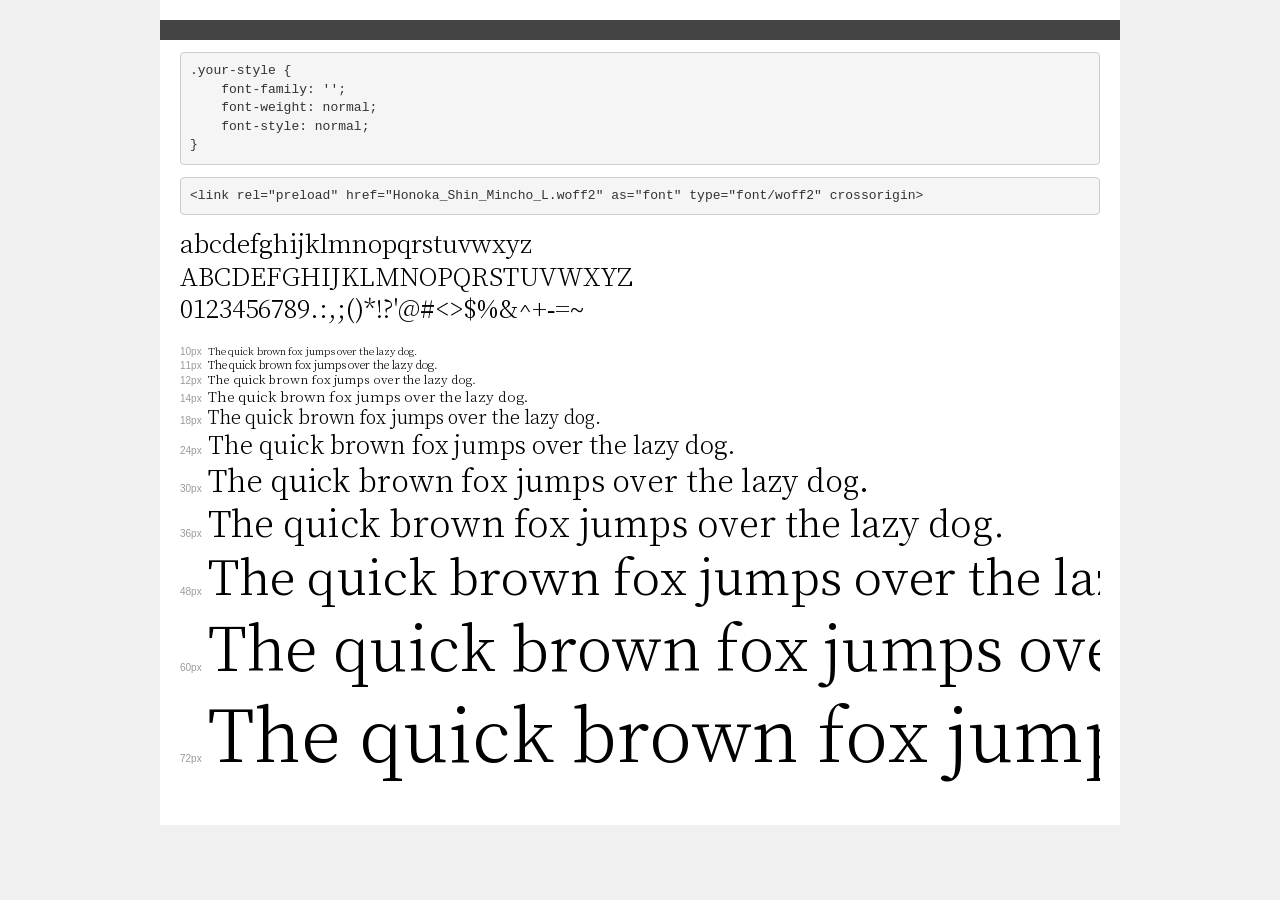
<file: tsutsumu_recruit_site/css/fonts/HonokaMincho/demo.html>
<!DOCTYPE html>
<html lang="en">
<head>
    <meta charset="utf-8">
    <meta http-equiv="X-UA-Compatible" content="IE=edge">
    <meta name="viewport" content="width=device-width, initial-scale=1">
    <meta name="robots" content="noindex, noarchive">
    <meta name="format-detection" content="telephone=no">
    <title>Transfonter demo</title>
    <link href="stylesheet.css" rel="stylesheet">
    <style>
        /*
        http://meyerweb.com/eric/tools/css/reset/
        v2.0 | 20110126
        License: none (public domain)
        */
        html, body, div, span, applet, object, iframe,
        h1, h2, h3, h4, h5, h6, p, blockquote, pre,
        a, abbr, acronym, address, big, cite, code,
        del, dfn, em, img, ins, kbd, q, s, samp,
        small, strike, strong, sub, sup, tt, var,
        b, u, i, center,
        dl, dt, dd, ol, ul, li,
        fieldset, form, label, legend,
        table, caption, tbody, tfoot, thead, tr, th, td,
        article, aside, canvas, details, embed,
        figure, figcaption, footer, header, hgroup,
        menu, nav, output, ruby, section, summary,
        time, mark, audio, video {
            margin: 0;
            padding: 0;
            border: 0;
            font-size: 100%;
            font: inherit;
            vertical-align: baseline;
        }
        /* HTML5 display-role reset for older browsers */
        article, aside, details, figcaption, figure,
        footer, header, hgroup, menu, nav, section {
            display: block;
        }
        body {
            line-height: 1;
        }
        ol, ul {
            list-style: none;
        }
        blockquote, q {
            quotes: none;
        }
        blockquote:before, blockquote:after,
        q:before, q:after {
            content: '';
            content: none;
        }
        table {
            border-collapse: collapse;
            border-spacing: 0;
        }
        /* demo styles */
        body {
            background: #f0f0f0;
            color: #000;
        }
        .page {
            background: #fff;
            width: 920px;
            margin: 0 auto;
            padding: 20px 20px 0 20px;
            overflow: hidden;
        }
        .font-container {
            overflow-x: auto;
            overflow-y: hidden;
            margin-bottom: 40px;
            line-height: 1.3;
            white-space: nowrap;
            padding-bottom: 5px;
        }
        h1 {
            position: relative;
            background: #444;
            font-size: 32px;
            color: #fff;
            padding: 10px 20px;
            margin: 0 -20px 12px -20px;
        }
        .letters {
            font-size: 25px;
            margin-bottom: 20px;
        }
        .s10:before {
            content: '10px';
        }
        .s11:before {
            content: '11px';
        }
        .s12:before {
            content: '12px';
        }
        .s14:before {
            content: '14px';
        }
        .s18:before {
            content: '18px';
        }
        .s24:before {
            content: '24px';
        }
        .s30:before {
            content: '30px';
        }
        .s36:before {
            content: '36px';
        }
        .s48:before {
            content: '48px';
        }
        .s60:before {
            content: '60px';
        }
        .s72:before {
            content: '72px';
        }
        .s10:before, .s11:before, .s12:before, .s14:before,
        .s18:before, .s24:before, .s30:before, .s36:before,
        .s48:before, .s60:before, .s72:before {
            font-family: Arial, sans-serif;
            font-size: 10px;
            font-weight: normal;
            font-style: normal;
            color: #999;
            padding-right: 6px;
        }
        pre {
            display: block;
            padding: 9px;
            margin: 0 0 12px;
            font-family: Monaco, Menlo, Consolas, "Courier New", monospace;
            font-size: 13px;
            line-height: 1.428571429;
            color: #333;
            font-weight: normal;
            font-style: normal;
            background-color: #f5f5f5;
            border: 1px solid #ccc;
            overflow-x: auto;
            border-radius: 4px;
        }
        /* responsive */
        @media (max-width: 959px) {
            .page {
                width: auto;
                margin: 0;
            }
        }
    </style>
</head>
<body>
<div class="page">
    <div class="demo">
        <h1 style="font-family: ''; font-weight: normal; font-style: normal;"></h1>
        <pre title="Usage">.your-style {
    font-family: '';
    font-weight: normal;
    font-style: normal;
}</pre>
        <pre title="Preload (optional)">
&lt;link rel=&quot;preload&quot; href=&quot;Honoka_Shin_Mincho_L.woff2&quot; as=&quot;font&quot; type=&quot;font/woff2&quot; crossorigin&gt;</pre>
        <div class="font-container" style="font-family: ''; font-weight: normal; font-style: normal;">
            <p class="letters">
                abcdefghijklmnopqrstuvwxyz<br>
ABCDEFGHIJKLMNOPQRSTUVWXYZ<br>
                0123456789.:,;()*!?'@#&lt;&gt;$%&^+-=~
            </p>
            <p class="s10" style="font-size: 10px;">The quick brown fox jumps over the lazy dog.</p>
            <p class="s11" style="font-size: 11px;">The quick brown fox jumps over the lazy dog.</p>
            <p class="s12" style="font-size: 12px;">The quick brown fox jumps over the lazy dog.</p>
            <p class="s14" style="font-size: 14px;">The quick brown fox jumps over the lazy dog.</p>
            <p class="s18" style="font-size: 18px;">The quick brown fox jumps over the lazy dog.</p>
            <p class="s24" style="font-size: 24px;">The quick brown fox jumps over the lazy dog.</p>
            <p class="s30" style="font-size: 30px;">The quick brown fox jumps over the lazy dog.</p>
            <p class="s36" style="font-size: 36px;">The quick brown fox jumps over the lazy dog.</p>
            <p class="s48" style="font-size: 48px;">The quick brown fox jumps over the lazy dog.</p>
            <p class="s60" style="font-size: 60px;">The quick brown fox jumps over the lazy dog.</p>
            <p class="s72" style="font-size: 72px;">The quick brown fox jumps over the lazy dog.</p>
        </div>
    </div>

</div>
</body>
</html>
</file>
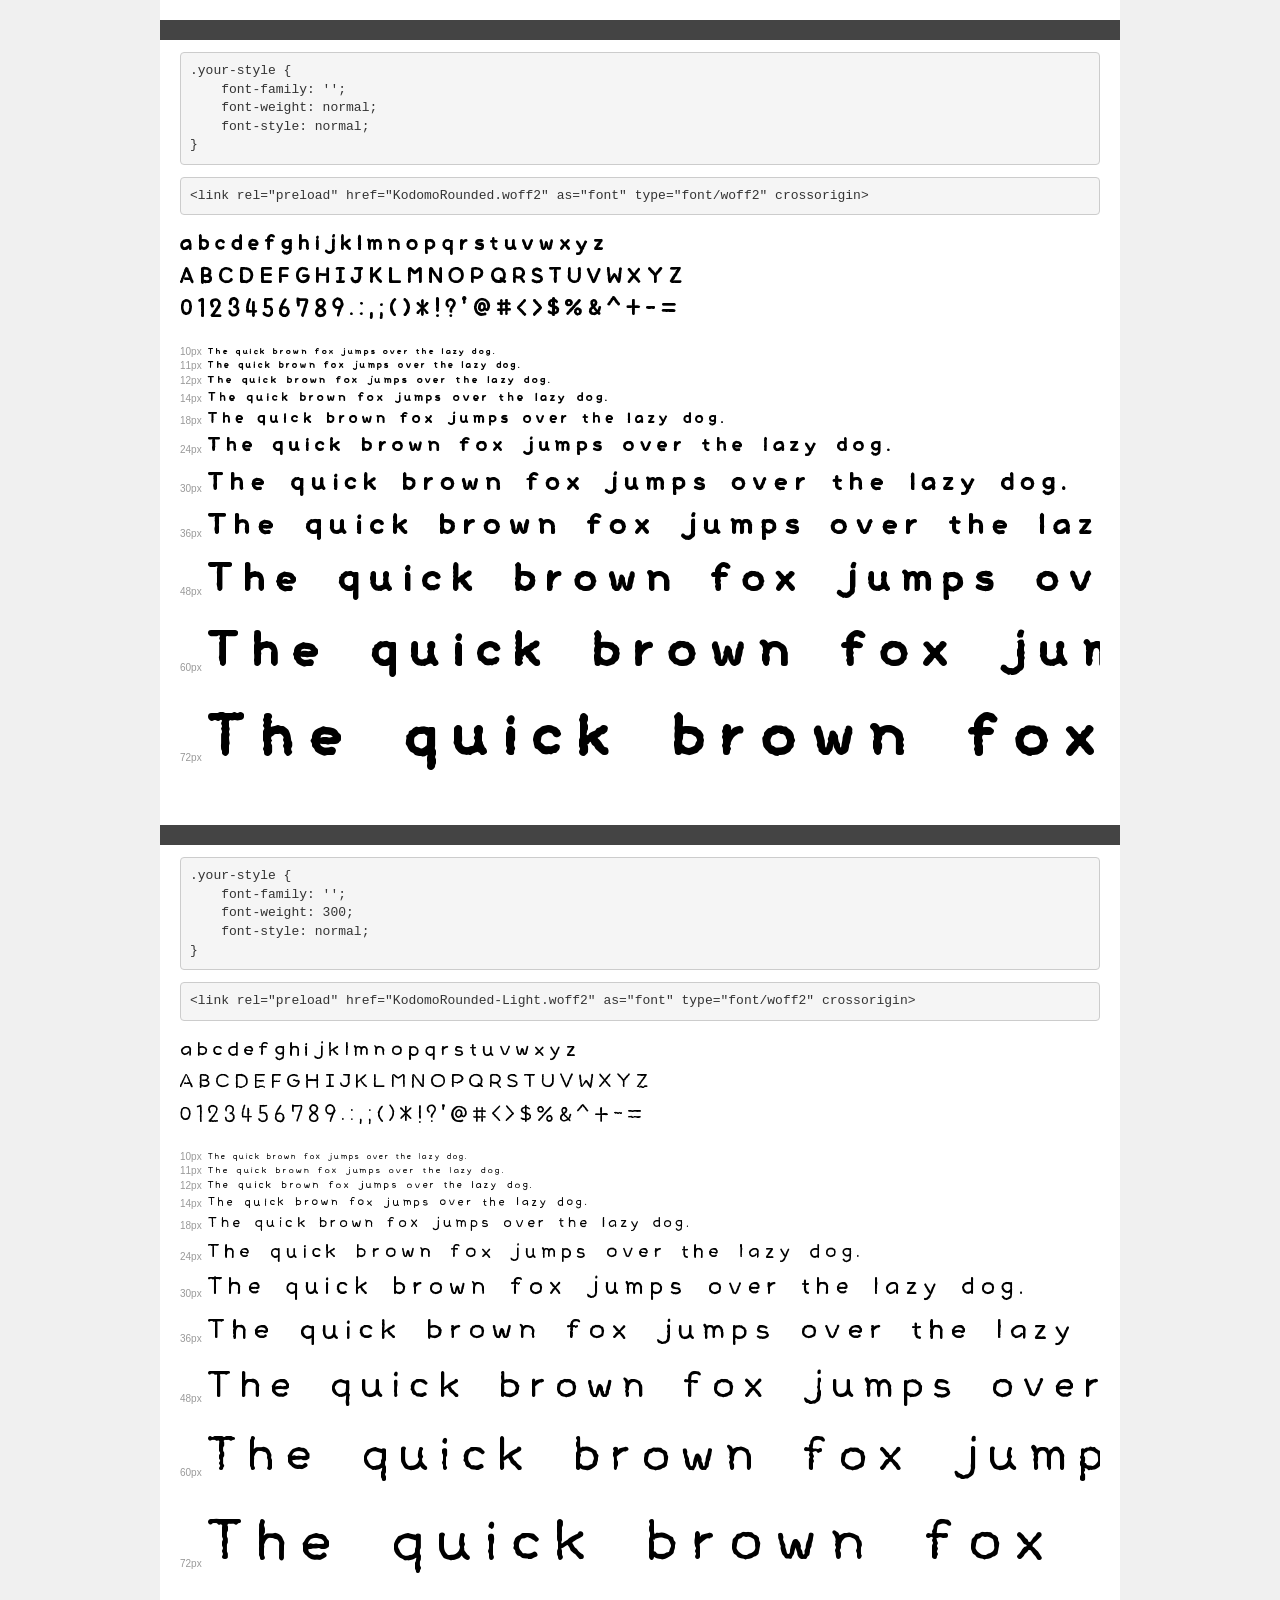
<file: tsutsumu_recruit_site/css/fonts/kodomo.org/demo.html>
<!DOCTYPE html>
<html lang="en">
<head>
    <meta charset="utf-8">
    <meta http-equiv="X-UA-Compatible" content="IE=edge">
    <meta name="viewport" content="width=device-width, initial-scale=1">
    <meta name="robots" content="noindex, noarchive">
    <meta name="format-detection" content="telephone=no">
    <title>Transfonter demo</title>
    <link href="stylesheet.css" rel="stylesheet">
    <style>
        /*
        http://meyerweb.com/eric/tools/css/reset/
        v2.0 | 20110126
        License: none (public domain)
        */
        html, body, div, span, applet, object, iframe,
        h1, h2, h3, h4, h5, h6, p, blockquote, pre,
        a, abbr, acronym, address, big, cite, code,
        del, dfn, em, img, ins, kbd, q, s, samp,
        small, strike, strong, sub, sup, tt, var,
        b, u, i, center,
        dl, dt, dd, ol, ul, li,
        fieldset, form, label, legend,
        table, caption, tbody, tfoot, thead, tr, th, td,
        article, aside, canvas, details, embed,
        figure, figcaption, footer, header, hgroup,
        menu, nav, output, ruby, section, summary,
        time, mark, audio, video {
            margin: 0;
            padding: 0;
            border: 0;
            font-size: 100%;
            font: inherit;
            vertical-align: baseline;
        }
        /* HTML5 display-role reset for older browsers */
        article, aside, details, figcaption, figure,
        footer, header, hgroup, menu, nav, section {
            display: block;
        }
        body {
            line-height: 1;
        }
        ol, ul {
            list-style: none;
        }
        blockquote, q {
            quotes: none;
        }
        blockquote:before, blockquote:after,
        q:before, q:after {
            content: '';
            content: none;
        }
        table {
            border-collapse: collapse;
            border-spacing: 0;
        }
        /* demo styles */
        body {
            background: #f0f0f0;
            color: #000;
        }
        .page {
            background: #fff;
            width: 920px;
            margin: 0 auto;
            padding: 20px 20px 0 20px;
            overflow: hidden;
        }
        .font-container {
            overflow-x: auto;
            overflow-y: hidden;
            margin-bottom: 40px;
            line-height: 1.3;
            white-space: nowrap;
            padding-bottom: 5px;
        }
        h1 {
            position: relative;
            background: #444;
            font-size: 32px;
            color: #fff;
            padding: 10px 20px;
            margin: 0 -20px 12px -20px;
        }
        .letters {
            font-size: 25px;
            margin-bottom: 20px;
        }
        .s10:before {
            content: '10px';
        }
        .s11:before {
            content: '11px';
        }
        .s12:before {
            content: '12px';
        }
        .s14:before {
            content: '14px';
        }
        .s18:before {
            content: '18px';
        }
        .s24:before {
            content: '24px';
        }
        .s30:before {
            content: '30px';
        }
        .s36:before {
            content: '36px';
        }
        .s48:before {
            content: '48px';
        }
        .s60:before {
            content: '60px';
        }
        .s72:before {
            content: '72px';
        }
        .s10:before, .s11:before, .s12:before, .s14:before,
        .s18:before, .s24:before, .s30:before, .s36:before,
        .s48:before, .s60:before, .s72:before {
            font-family: Arial, sans-serif;
            font-size: 10px;
            font-weight: normal;
            font-style: normal;
            color: #999;
            padding-right: 6px;
        }
        pre {
            display: block;
            padding: 9px;
            margin: 0 0 12px;
            font-family: Monaco, Menlo, Consolas, "Courier New", monospace;
            font-size: 13px;
            line-height: 1.428571429;
            color: #333;
            font-weight: normal;
            font-style: normal;
            background-color: #f5f5f5;
            border: 1px solid #ccc;
            overflow-x: auto;
            border-radius: 4px;
        }
        /* responsive */
        @media (max-width: 959px) {
            .page {
                width: auto;
                margin: 0;
            }
        }
    </style>
</head>
<body>
<div class="page">
    <div class="demo">
        <h1 style="font-family: ''; font-weight: normal; font-style: normal;"></h1>
        <pre title="Usage">.your-style {
    font-family: '';
    font-weight: normal;
    font-style: normal;
}</pre>
        <pre title="Preload (optional)">
&lt;link rel=&quot;preload&quot; href=&quot;KodomoRounded.woff2&quot; as=&quot;font&quot; type=&quot;font/woff2&quot; crossorigin&gt;</pre>
        <div class="font-container" style="font-family: ''; font-weight: normal; font-style: normal;">
            <p class="letters">
                abcdefghijklmnopqrstuvwxyz<br>
ABCDEFGHIJKLMNOPQRSTUVWXYZ<br>
                0123456789.:,;()*!?'@#&lt;&gt;$%&^+-=~
            </p>
            <p class="s10" style="font-size: 10px;">The quick brown fox jumps over the lazy dog.</p>
            <p class="s11" style="font-size: 11px;">The quick brown fox jumps over the lazy dog.</p>
            <p class="s12" style="font-size: 12px;">The quick brown fox jumps over the lazy dog.</p>
            <p class="s14" style="font-size: 14px;">The quick brown fox jumps over the lazy dog.</p>
            <p class="s18" style="font-size: 18px;">The quick brown fox jumps over the lazy dog.</p>
            <p class="s24" style="font-size: 24px;">The quick brown fox jumps over the lazy dog.</p>
            <p class="s30" style="font-size: 30px;">The quick brown fox jumps over the lazy dog.</p>
            <p class="s36" style="font-size: 36px;">The quick brown fox jumps over the lazy dog.</p>
            <p class="s48" style="font-size: 48px;">The quick brown fox jumps over the lazy dog.</p>
            <p class="s60" style="font-size: 60px;">The quick brown fox jumps over the lazy dog.</p>
            <p class="s72" style="font-size: 72px;">The quick brown fox jumps over the lazy dog.</p>
        </div>
    </div>

    <div class="demo">
        <h1 style="font-family: ''; font-weight: 300; font-style: normal;"></h1>
        <pre title="Usage">.your-style {
    font-family: '';
    font-weight: 300;
    font-style: normal;
}</pre>
        <pre title="Preload (optional)">
&lt;link rel=&quot;preload&quot; href=&quot;KodomoRounded-Light.woff2&quot; as=&quot;font&quot; type=&quot;font/woff2&quot; crossorigin&gt;</pre>
        <div class="font-container" style="font-family: ''; font-weight: 300; font-style: normal;">
            <p class="letters">
                abcdefghijklmnopqrstuvwxyz<br>
ABCDEFGHIJKLMNOPQRSTUVWXYZ<br>
                0123456789.:,;()*!?'@#&lt;&gt;$%&^+-=~
            </p>
            <p class="s10" style="font-size: 10px;">The quick brown fox jumps over the lazy dog.</p>
            <p class="s11" style="font-size: 11px;">The quick brown fox jumps over the lazy dog.</p>
            <p class="s12" style="font-size: 12px;">The quick brown fox jumps over the lazy dog.</p>
            <p class="s14" style="font-size: 14px;">The quick brown fox jumps over the lazy dog.</p>
            <p class="s18" style="font-size: 18px;">The quick brown fox jumps over the lazy dog.</p>
            <p class="s24" style="font-size: 24px;">The quick brown fox jumps over the lazy dog.</p>
            <p class="s30" style="font-size: 30px;">The quick brown fox jumps over the lazy dog.</p>
            <p class="s36" style="font-size: 36px;">The quick brown fox jumps over the lazy dog.</p>
            <p class="s48" style="font-size: 48px;">The quick brown fox jumps over the lazy dog.</p>
            <p class="s60" style="font-size: 60px;">The quick brown fox jumps over the lazy dog.</p>
            <p class="s72" style="font-size: 72px;">The quick brown fox jumps over the lazy dog.</p>
        </div>
    </div>

</div>
</body>
</html>
</file>
<file: tsutsumu_recruit_site/css/style.css>
@charset "UTF-8";

/* ------------------------------
   フォント
------------------------------ */
/* 英語：こども丸ゴシック */
@font-face {
  font-family: "KodomoMaruGothic";
  src: local("こども丸ゴシック"),
       url("fonts/kodomo.org/KodomoRounded.woff2") format("woff2"),
       url("fonts/kodomo.org/KodomoRounded.woff") format("woff");
  font-weight: normal;
  font-style: normal;
  font-display: swap;
}

/* 日本語：ふてほど丸ゴシック */
@font-face {
  font-family: "FutehodoMaruGothic";
  src: url("fonts/Futehodo-MaruGothic/Futehodo-MaruGothic.woff2") format("woff2"),
       url("fonts/Futehodo-MaruGothic/Futehodo-MaruGothic.woff") format("woff");
  font-weight: 900;
  font-style: normal;
  font-display: swap;
}

/* 日本語：ほのか明朝 */
@font-face {
  font-family: "HonokaMincho";
  src: url("fonts/HonokaMincho/Honoka_Shin_Mincho_L.woff2") format("woff2"),
       url("fonts/HonokaMincho/Honoka_Shin_Mincho_L.woff") format("woff");
  font-weight: normal;
  font-style: normal;
  font-display: swap;
}

/* 日本語：ほのかゴシック */
@font-face {
  font-family: "HonokaGothic";
  src: url("fonts/HonokaGothic/Honoka-Shin-Maru-Gothic_R.woff2") format("woff2"),
       url("fonts/HonokaGothic/Honoka-Shin-Maru-Gothic_R.woff") format("woff");
  font-weight: normal;
  font-style: normal;
  font-display: swap;
}

/* =========================
   アニメーション補助
========================= */
@media (prefers-reduced-motion: reduce) {
  * {
    transition: none !important;
  }
}

/* == Base（ PC大：1440px ～ ）================ */
:root {
  --header-height: 50px;
}

html, body {
  margin: 0;
  padding: 0;
  overflow-x: hidden;
}

a {
  text-decoration: none;
}

/* ------------------------------
   header
------------------------------ */
header{
  width: 100%;
  box-sizing: border-box;
}

.header {
  position: fixed;
  width: 100%;
  height: 100px;
  background: 
  linear-gradient(rgba(200, 70, 95, 0.1), rgba(200, 70, 95, 0.1)), 
  #ffffff;
  display: flex;
  color: #5c360d;
  z-index: 10;
  box-sizing: border-box;
}

.header-inner {
  max-width: 100%;
  width: 100%;
  margin: 0 auto;
  padding: 0 50px;
  gap: 100px;
  display: flex;
  justify-content: space-between;
  align-items: center;
  box-sizing: border-box;
}

/* ヘッダーロゴ */
.header-logo {
  display: flex;
  flex-direction: column;
  align-items: flex-start;
  width: auto;
  height: auto;
  margin-top: 10px;
  gap: 10px;
  border: none;
}

.header-logo img {
  display: block;
  width: 100%;            
  height: auto;
}

.header-logo h2 {
  margin: 0;
  width: 100%;
  text-align: center;
  font-family: "HonokaGothic", sans-serif;
  font-size: 22px;
  opacity: 0.85;
  line-height: 1.0;
  text-shadow:
    1px 1px 0 #fffaf0,
  -1px 1px 0 #fffaf0,
    1px -1px 0 #fffaf0,
  -1px -1px 0 #fffaf0;
}

/* ナビ */
.site-nav {
  display: flex;
  justify-content: center;
  width: 20%;
  gap: 16%;
  margin: 0 40px;
  padding: 12px 0;
}

.nav-pair {
  display: flex;
  flex-direction: column;
  align-items: center;
  text-align: center;
  width: 100%;
  gap: 2px;
}

/* 英語 */
.nav-item {
  margin: 0;
  font-family: "KodomoMaruGothic", sans-serif;
  font-size: 28px;
  font-weight: 400;
  line-height: 1.1;
  letter-spacing: -0.095em;
  color: rgba(92, 54, 13, 0.9);
  text-shadow: 
    1px 1px 0 #fffaf0,
    -1px 1px 0 #fffaf0,
    1px -1px 0 #fffaf0,
  -1px -1px 0 #fffaf0;
}

/* 日本語 */
.nav-item2 {
  margin: 4px 0 0 0;
  font-family: "HonokaGothic", sans-serif;
  font-size: 12px;
  opacity: 0.85;
  line-height: 1.2;
}

/* エントリーボタン */
.entry-btn {
  display: flex;
  text-decoration: none;
  text-align: center;
  font-family: "FutehodoMaruGothic";
  font-size: 20px;
  color: #fffaf0;
  width: 198px;
  margin: 20px 0;
  padding: 18px 10px;
  border: 2px solid transparent;
  border-radius: 50px;
  background-color: #c8465f;
  justify-content: center;
  align-items: center;
}

.entry-btn:hover {
  color: #c8465f;
  background-color: #ffffff;
  border: 2px solid #c8465f;
}

/* ハンバーガーアイコン ------------------------------ */
.hamburger {
  display: none;
}

.menu-modal {
  display: none;
}

/* ------------------------------
   メイン
------------------------------ */
main {
  max-width: 100%;
  width: 100%;
  height: auto;
  display: block;
  align-items: center;
  overflow: hidden;
  box-sizing: border-box;
}

section {
  width: 100%;
  max-width: 100%;
  margin: 0 auto;
  background-color: #fffaf0;
  display: grid;
  place-items: center;
}

/* タイトル英語 */
.title-en {
  position: relative;
  margin: 0;
  font-family: "KodomoMaruGothic", sans-serif;
  font-size: 32px; 
  font-weight: 400;
  line-height: 1.1;
  letter-spacing: normal;
  opacity: 0.7;
  color: rgba(200, 70, 95, 0.7);
  z-index: 2;
}

/* タイトル日本語 */
.title-jp {
  margin: -10px 0 0 0;
  color: rgba(200, 70, 95, 0.9);
  font-family: "FutehodoMaruGothic";
  font-size: 48px;
  font-weight: bold;
  line-height: 1.8;
  letter-spacing: normal;
  position: relative; /* 下線用 */
  display: inline-block;
  z-index: 2;
}

/* ----------------------------------
  key-visual
---------------------------------- */
.key-visual {
  position: relative;
  max-width: 100%;
  margin: 0;
  padding: 0;
  padding-bottom: clamp(160px, 14vw, 260px);
  opacity: 0;
  transition: opacity 0.6s ease;
}

.key-visual::before {
  content: "";
  position: absolute;
  height: fit-content;
  inset: 0;
  background-color: #fffaf0;
  z-index: 0;
}

.key-visual.kv-show {
  opacity: 1;
}

.key-visual.kv-final {
  height: fit-content;
  z-index: 2;
}

.mv {
  position: relative;
  display: block;
  width: 100%;
  height: 900px;
  margin-top: 50px;
  z-index: 1;

}

.kv-white-flash {
  height: fit-content;
  position: absolute;
  inset: 0;
  background: rgba(255,255,255,0.8);
  z-index: 1;
  opacity: 1;
  transition: opacity 1.6s ease;
}

.key-visual.kv-final .kv-white-flash {
  opacity: 0;
  padding-bottom: clamp(160px, 14vw, 260px);
}

.mv01,
.mv02 {
  position: absolute;
  display: block;
  inset: 0;
  margin: 20px 0 0 0;
  width: 100%;
  height: auto;
  opacity: 0;
  transform: scale(0.9);
  transition:
    opacity 1.2s ease,
    transform 1.6s  cubic-bezier(0.22, 1, 0.36, 1);
  z-index: 2;
}

.mv01.is-show,
.mv02.is-show {
  opacity: 1;
  transform: scale(1);
}

.final {
  position: absolute;
  width: 100%;
  height: auto;
  top: 0;
  overflow-x: hidden;
  overflow-y: visible;
  z-index: 2;
}

.final-inner {
  position: relative;
  display: grid;
  grid-template-rows: auto auto;
  align-content: start;
}

.mvlast {
  display: block;
  inset: 0;
  margin-top: 5%;
  width: 100%;
  height: auto;
  opacity: 0;
  transform: scale(1);
  transition: opacity 1.6s ease;
  overflow-y: visible;
  z-index: 3;
}

.key-visual.kv-final .mvlast {
  opacity: 1;
}

.mv01_sp,
.mv02_sp,
.mvlast_sp {
  display: none;
}

.overlay-text {
  position: absolute;
  top: 20%;
  right: 90px;
  margin: 0;
  z-index: 7;
  opacity: 0;
  transform: translateY(10px);
  transition: opacity 1s ease, transform 1s ease;
}


.key-visual.kv-final .overlay-text {
  opacity: 1;
  transform: translateY(0);
}

.overlay-text h1 {
  color: #c8465f;
  font-family: "FutehodoMaruGothic";
  font-size: 74px;
  line-height: 1.8;
  letter-spacing: 0.1em;
  text-shadow: 
    2px 2px 0 #ffffffb3,
    -2px 2px 0 #ffffffb3,
    2px -2px 0 #ffffffb3,
    -2px -2px 0 #ffffffb3;
}

.orange-el,
.pink-el,
.beige-el {
  position: absolute;
  opacity: 0;
  transform: scale(0.6);
  transform-origin: center center;
  transition:
    opacity 1.6s ease-out,
    transform 2.2s cubic-bezier(0.22, 1, 0.36, 1);
  will-change: opacity, transform;
}

.orange-el {
  margin: 0;
  top: -5%;
  right: -4%;
  width: 40%;
  height: auto;
  z-index: 5;
}

.pink-el {
  margin: 0;
  top: 5%;
  right: 10%;
  width: 50%;
  height: auto;
  z-index: 6;
}

.beige-el {
  margin: 0;
  top: 0;
  right: -5%;
  width: 60%;
  height: auto;
  z-index: 4;
  overflow: hidden;
}

.orange-el.is-show,
.pink-el.is-show,
.beige-el.is-show {
  opacity: 1;
  transform: scale(1);
}

.key-visual.kv-final .orange-el,
.key-visual.kv-final .pink-el,
.key-visual.kv-final .beige-el {
  opacity: 1;
  transform: scale(1);
  z-index: 6;
}

.band {
  padding: 30px 50px;
  width: 100%;
  height: 44px;
  display: flex;
  position: relative;
  justify-content: flex-end;
  align-items: center; 
  background-color: #ffffff;
  overflow-x: hidden;
  opacity: 0;
  transition: opacity 0.8s ease;
  z-index: 7;
  overflow-y: hidden;
}

.band.show-band {
  opacity: 1;
  overflow-y: hidden;
}

.band-back {
  display: flex;
  position: absolute;
  left: 0;
  right: auto;
  width: 0;
  height: 100%;
  background-color:  rgba(217, 138, 52, 0.3);
  opacity: 0;
  transition:
    width 0.9s ease,
    opacity 0.4s ease;
  transform-origin: left center;
  overflow-y: hidden;
}

.band.show-band .band-back {
  width: 100%;
  opacity: 1;
  overflow-y: hidden;
}

.kv-logo {
  width: 30%;
  height: auto;
  right: 50px;
  position: relative;
  margin: 10px 50px 10px 0;
  z-index: 3;
  opacity: 0;
  transition: opacity 0.6s ease 0.4s;
}

.band.show-band .kv-logo {
  opacity: 1;
}

/* ----------------------------------
  about
---------------------------------- */
.about {
  overflow-x: hidden;
  position: relative;
  width: 100%;
  margin: -2% auto 0 auto;
  justify-content: center;
  align-items: center;
  background-color: #fffaf0;
  top: 50%;
  left: 0;
  scroll-margin-top: 80px;
  z-index: 1;
}

.heart {
  width: 114%;
  height: auto;
  display: block;
  position: relative;
}

.heart_sp {
  display: none;
}

.about-container {
  position: absolute;
  top: 22%;
  left: 20%;
  width: 60%;
  height: auto;
  padding: 1% 0 5% 0;
  text-align: center;
  z-index: 3;
}

.about-container .title-box {
  content: "";
  display: block;
  width: 360px;
  height: 17px;
  background: rgba(217, 138, 52, 0.5);
  border-radius: 3px;
  margin: -30px auto 0 auto;
  z-index: 1;
}

/* 本文 */
.about-text {
  margin: 2% 0 3% 2%;
  font-family: "Noto Sans JP", sans-serif;
  font-size: 24px;
  font-weight: 600;
  letter-spacing: -0.08em;
  line-height: 1.64;
  color: #5a5857;
}

.more-btn {
  text-decoration: none;
  text-align: center;
  font-family: "FutehodoMaruGothic";
  font-size: 18px;
  letter-spacing: normal;
  color: rgba(92, 54, 13, 0.8);
  background-color: rgba(255, 250, 240, 0.7);
  width: 127px;
  height: 32px;
  padding-bottom: 6px;
  border: 1px solid #d98a34;
  border-radius: 14px;
  align-items: center;
  cursor : pointer;
}

.more-btn:hover {
  transform: scale(1.2);
}

.arrow {
  margin: 5px 0 -5px 4px;
}

/* ----------------------------------
  business
---------------------------------- */
.business {
  width: 100%;
  height: auto;
  position: relative;
  margin: 0 auto;
  margin-top: -20px;
  padding: 100px 0 100px 0;
  background-color: #fffaf0;
  scroll-margin-top: -100px;
  z-index: 2;
}

.window-frame {
  width: 100%;
  height: auto;
  display: block;
  margin-top: 50px;
  z-index: 1;
}

.business-container {
  position: absolute;
  top: 18%;
  width: 100%;
  text-align: center;
  z-index: 5;
}

.business-container .title-box {
  content: "";
  display: block;
  width: 310px;
  height: 17px;
  background: rgba(217, 138, 52, 0.5);
  border-radius: 3px;
  margin: -30px auto 0 auto;
  z-index: 1;
}

.business-text {
  width: 39%;
  align-items: center;
  text-align: start;
  margin: 20px auto 10px auto;
  font-family: "Noto Sans JP", sans-serif;
  font-size: 24px;
  font-weight: 500;
  letter-spacing: -0.05em;
  line-height: 1.8;
  color: #5a5857;
}

.badge01,
.badge02,
.badge03 {
  display: flex;
  align-items: center;
  justify-content: center;
  width: 96%;
  gap: 30px;
  margin: 2% 0 1% 0;
}

.badge01 img,
.badge02 img,
.badge03 img {
  display: inline-block;
  vertical-align: middle;
  margin: 0;
  padding: 12px;
}

.badge01 h3,
.badge02 h3,
.badge03 h3 {
  margin: 0;
  text-align: start;
  font-family: "KodomoMaruGothic";
  font-size: 40px;
  color: #5c360d; 
}

.slide p {
  display: flex;
  position: absolute;
  bottom: -5%;
  width: 100%;
  height: fit-content;
  box-sizing: border-box;
  background-color: #fffaf0;
  justify-content: center;
  align-items: center;
  text-align: left;
  padding: 10px 7.85%;
  font-family: "Noto Sans JP", sans-serif;
  font-size: 24px;
  font-weight: 500;
  letter-spacing: -0.05em;
  line-height: 1.6;
  color: #5a5857;
}

.work01-img,
.work02-img,
.work03-img {
  width: 100%;
  display: block;
  align-items: center;
}

.business .more-btn {
  margin: 0 0 12px 0;
  background-color: rgba(255, 255, 255, 0.5);
}

/* ===== スライダー ===== */
/* スライダー全体 */
.slider {
  position: relative;
  width: 100%;
  overflow: hidden;
}

.slider-viewport {
  width: 100%;
  overflow: hidden;
  margin: 0 auto;
  margin-top: -4.5%;
}

/* 横に3枚並べる */
.business-slider-wrapper {
  list-style: none;
  display: flex;
  margin: 0;
  padding: 0;
}

.slide {
  flex: 0 0 60%;
  margin: 0;
  opacity: 1;
}

.slide-inner {
  transform-origin: center center;
}

.slide.is-active .slide-inner {
  transform: scale(0.85);
}

.slide:not(.is-active) .slide-inner {
  transform: scale(0.7);
}

/* ----- スライダー矢印ボタン ----- */
.slider-arrow {
  position: absolute;
  top: 60%;
  transform: translateY(-50%);
  background: #ffffff;
  border: 1px solid #5c360d;
  color: #5c360d;
  font-family: "KodomoMaruGothic";    
  font-size: 80px;
  width: 100px;
  height: 100px;
  border-radius: 50%;
  display: flex;
  justify-content: center;
  align-items: center;
  cursor: pointer;
  z-index: 8;
}

.slider-arrow.prev {
  left: 16%;
  padding: 0 0 10px 20px;
  text-align: center;
  align-items: center;
}

.slider-arrow.next {
  right: 16%;
  padding: 0 0 10px 28px;
  text-align: center;
  align-items: center;
}

/* ------ スライダードット ------ */
.slider-dots {
  display: flex;
  justify-content: center;
  gap: 10px;
  margin: -2% 0 2% 0;
}

.slider-dots .dot {
  width: 12px;
  height: 12px;
  background: #ffffff;
  border: 1px solid #5c360d;
  border-radius: 50%;
  cursor: pointer;
}

.slider-dots .dot.active {
  background: #5c360d;
  border: 1px solid #5c360d;
}

/* ----------------------------------
  workplace
---------------------------------- */
.workplace {
  width: 100%;
  height: auto;
  margin: 0 auto;
  padding: 100px 0 200px 0;
  position: relative;
  display: flex;
  justify-content: center;
  align-items: center;
  background-color: #fffaf0;
  scroll-margin-top: 100px;
}

.workplace-container {
  width: 90%;
  margin: 0 auto;
  display: flex;
  flex-direction: column;
  align-items: center;
  text-align: center;
}

.workplace-container .title-box {
  content: "";
  display: block;
  width: 220px;
  height: 17px;
  background: rgba(217, 138, 52, 0.5);
  border-radius: 3px;
  margin: -30px auto 2% auto;
  z-index: 1;
}

.workplace-text {
  margin: 1% auto;
  width: 58%;
  justify-content: center;
  text-align: start;
  font-family: "Noto Sans JP", sans-serif;
  font-size: 24px;
  font-weight: 500;
  letter-spacing: -0.05em;
  line-height: 1.8;
  color: #5a5857;
}

.point {
  width: 100%;
  display: flex;
  justify-content: center;
  align-items: flex-end;
  position: relative;
  margin-top: 120px;
}

.line1,
.line2 {
  display: flex;
  position: relative;
  top: -50px;
  width: 60px;
  height: 12px;
  background: #5d1f46;
  z-index: 2;
}

/* car */
.car {
  width: 350px;
  height: 300px;
  background-color: rgba(238,184,175,0.9);
  border-radius: 160px 80px 40px 40px;
  position: relative;
  display: flex;
  justify-content: center;
  align-items: center;
  z-index: 2;
  flex-shrink: 0;
}

.car h1 {
  margin: 5% 0 0 0;
  color: rgba(90,88,87,0.95);
  text-shadow: 
    1px 1px 0 #fffaf0b3,
    -1px 1px 0 #fffaf0b3,
    1px -1px 0 #fffaf0b3,
    -1px -1px 0 #fffaf0b3;
  font-family: "HonokaGothic";
  font-size: 48px;
  font-weight: 900;
  letter-spacing: normal;
  line-height: 1.2;
  text-align: center;
}

.badge-svg {
  position: absolute;
  top: -16px;
  left: -15%;
  margin: 0;
  font-family: "KodomoMaruGothic";
  transform: rotate(-20deg);
  width: 330px;
  height: 120px;
  overflow: visible;
  z-index: 3;
}

/* wheel */
.wheel {
  position: absolute;
  width: 74px;
  height: 74px;
  background: #8b6a4fb3;
  border: 1px solid #5a585730;
  border-radius: 50%;
  bottom: -25px;
  z-index: 4;
}

.wheel.left { left: 50px; }
.wheel.right { right: 50px; }

.wheel-shadow {
  position: absolute;
  width: 74px;
  height: 74px;
  background: #ffffff;
  border: 1px solid #ffffff;
  border-radius: 50%;
  bottom: -25px;
  z-index: 3;
}

.wheel-shadow.left { left: 50px;}
.wheel-shadow.right {right: 50px;}

.wheel-out-shadow {
  position: absolute;
  width: 76px;
  height: 76px;
  background: #ffffff30;
  border: 1px solid #ffffff30;
  border-radius: 50%;
  bottom: -25px;
  z-index: 2;
}

.wheel-out-shadow.left.left { left: 49px;}
.wheel-out-shadow.right {right: 49px;}

.workplace .more-btn {
  position: absolute;
  right: 134px;
  bottom: 120px;
  z-index: 3;
  background-color: rgba(255, 255, 255, 0.5);
}

/* ----------------------------------
  team
---------------------------------- */
.team {
  width: 100%;
  height: auto;
  padding: 120px 0 200px 0;
  position: relative;
  display: flex;
  justify-content: center;
  align-items: center;
  background-color: #fffaf0;
  scroll-margin-top: -6px;
}

.team-container {
  width: 81%;
  margin: 0 auto;
  display: flex;
  flex-direction: column;
  align-items: center;
}

.team-container .title-box {
  content: "";
  display: block;
  width: 310px;
  height: 17px;
  background: rgba(217, 138, 52, 0.5);
  border-radius: 3px;
  margin: -30px auto 2% auto;
  z-index: 1;
}

.team-text {
  margin: 1% auto;
  width: 66%;
  justify-content: center;
  text-align: start;
  font-family: "Noto Sans JP", sans-serif;
  font-size: 24px;
  font-weight: 500;
  letter-spacing: -0.05em;
  line-height: 1.8;
  color: #5a5857;
}

.member-list {
  list-style: none;
  padding: 0;
  margin: 40px 0 0;
  display: grid;
  grid-template-columns: repeat(2, 1fr);
  gap: 10px 16px;
  color: #5c360d;
  text-align: start;
}

.member-list li {
  width: auto;
  display: flex;
  flex-direction: row;
  align-items: center;
  background: #ffffff;
  border-left: 12px solid #ffffff;
  border-radius: 8px 6px 6px 8px;
  box-shadow: 0 4px 10px rgba(0,0,0,0.04);
  position: relative;
}

/* photo area */
.photo-wrap {
  flex: 0 0 40%;
  box-sizing: border-box;
  display: flex;
  align-items: center;
  justify-content: center;
}

/* inner photo */
.photo {
  width: 100%;
  height: auto;
  margin: 0;
  display: block;
  object-fit: cover;
}

.card1 .photo,
.card4 .photo {
  border: 12px solid rgba(238,184,175,0.3);
  border-radius: 8px 0 0 8px;
}

.card2 .photo,
.card3 .photo {
  border: 13px solid rgba(217, 138, 52, 0.2);
  border-radius: 8px 0 0 8px;
}

/* text area */
.text-box {
  width: 360px;
  height: auto;
  flex: 1;
  display: grid;
  grid-template-rows: 50% 50%;
  justify-content: flex-start;
  margin: 0;
  left: 8%;
  position: relative;
  z-index: 2;
  }

.text-box h2 {
  position: absolute;
  top: -110px;
  font-family: "HonokaGothic";
  font-style: normal;
  font-weight: 600;
  font-size: 34px;
  line-height: 1.4;
  letter-spacing: -0.02em;
  margin: 0;
  text-align: start;
  z-index: 4;
}

.text-box h1 {
  position: absolute;
  top: 40px;
  font-family: "HonokaMincho";
  font-style: normal;
  font-weight: bold;
  font-size: 50px;
  letter-spacing: -0.05em;
  margin: 0;
  text-align: start;
  z-index: 4;
}

.member-list h1,
.member-list h2,
.member-list p,
.member-list .text-box {
  writing-mode: horizontal-tb !important;
  transform: none !important;
}

.card1 .icon1 {
  position: absolute;
  top: 50%;
  left: 40%;
  transform: translate(-50%, -50%);
  justify-content: center;
  align-items: center;
  width: 80%;
  height: auto;
  margin: 0 auto;
  z-index: 2;
}

.card2 .icon2 {
  position: absolute;
  top: 50%;
  left: 40%;
  transform: translate(-50%, -50%);
  justify-content: center;
  align-items: center;
  width: 74%;
  height: auto;
  margin: 0 auto;
  z-index: 2;
}

.card3 .icon3 {
  position: absolute;
  top: 60%;
  left: 40%;
  transform: translate(-50%, -50%); 
  justify-content: center;
  align-items: center;
  width: 70%;
  height: auto;
  margin: 0 auto;
  z-index: 2;
}

.card4 .icon4 {
  position: absolute;
  top: 50%;
  left: 40%;
  transform: translate(-50%, -50%); 
  justify-content: center;
  align-items: center;
  width: 78%;
  height: auto;
  margin: 0 auto;
  z-index: 2;
}

.team .more-btn {
  position: absolute;
  right: 134px;
  bottom: 150px;
  z-index: 3;
  background-color: rgba(255, 255, 255, 0.5);
}

/* ----------------------------------
  job openings
---------------------------------- */
.job-openings {
  width: 100%;
  height: auto;
  padding: 100px 0 300px 0;
  position: relative;
  display: flex;
  justify-content: center;
  align-items: center;
  background-color: #fffaf0;
  scroll-margin-top: 16px;
}

.job-container {
  width: 90%;
  margin: 0 auto;
  display: flex;
  flex-direction: column;
  align-items: center;
  text-align: center;
}

.job-container .title-box {
  content: "";
  display: block;
  width: 230px;
  height: 17px;
  background: rgba(217, 138, 52, 0.5);
  border-radius: 3px;
  margin: -30px auto 2% auto;
  z-index: 1;
}

.job-text {
  margin: 1% auto;
  justify-content: center;
  text-align: start;
  font-family: "Noto Sans JP", sans-serif;
  font-size: 24px;
  font-weight: 500;
  letter-spacing: -0.05em;
  line-height: 1.8;
  color: #5a5857;
}

.jt-box1 {
  content: "";
  display: block;
  width: 252px;
  height: 4px;
  background-color: rgba(200, 70, 95, 0.5);
  margin: -66px 0 0 -480px;
}

.jt-box2 {
  content: "";
  display: block;
  width: 456px;
  height: 4px;
  background-color: rgba(200, 70, 95, 0.5);
  margin: -4px 0 0 274px;
}

.bubble {
  display: flex;
  justify-content: center;
  margin-top: 110px;
  width: 100%;
}

.job {
  list-style: none;
  padding: 0;
  margin: 0 auto;
  display: flex;
  flex-wrap: wrap;
  justify-content: center;
  gap: 120px 120px;
  max-width: 1100px;
}

.job2 {
  top: 100px;
}

.job4 {
  margin-right: 60px;
}

.job5 {
  margin-left: 60px;
}

.job li {
  position: relative;
  width: 280px;
  height: 280px;
  display: flex;
  align-items: center;
  justify-content: center;
  text-align: center;
}

.job-icon1 {
  position: absolute;
  width: 80%;
  height: auto;
  top: 40px;
  left: 20px;
  z-index: 2;
}

.job-icon2{
  position: absolute;
  width: 60%;
  height: 75%;
  top: 20px;
  left: 65px;
  z-index: 2;
}

.job-icon3 {
  position: absolute;
  width: 80%;
  height: auto;
  top: 20px;
  left: 25px;
  z-index: 2;
}

.job-icon4 {
  position: absolute;
  width: 80%;
  height: auto;
  top: 10px;
  left: 20px;
  z-index: 2;
}

.job-icon5 {
  position: absolute;
  width: 70%;
  height: auto;
  top: 10px;
  left: 40px;
  z-index: 2;
}

.job h3 {
  position: absolute;
  font-family: "HonokaMincho";
  font-size: 50px;
  line-height: 1.4;
  color: #7a4a33;
  font-weight: 600;
  text-align: center;
  z-index: 3;
}

.job-openings .more-btn {
  position: absolute;
  right: 134px;
  bottom: 230px;
  background-color: rgba(255, 255, 255, 0.5);
}

/* ----------------------------------
  hiring process
---------------------------------- */
.entry {
  display: flex;
  position: relative;
  width: 100%;
  height: 680px;
  background-color: rgba(217, 138, 52, 0.3);
  justify-content: center;
  align-items: center;
  padding: 66px 0;
}

.entry-container {
  width: 80%;
  margin: 0 auto;
  display: flex;
  flex-direction: column;
  align-items: center;
  text-align: center;
}

.entry-container .title-box {
  content: "";
  display: block;
  width: 270px;
  height: 17px;
  background: rgba(217, 138, 52, 0.5);
  border-radius: 3px;
  margin: -30px auto 2% auto;
  z-index: 1;  
}

.entry-inner {
  display: flex;
  justify-content: center;
  margin: 80px 0;
  gap: 0;
}

.entry-inner h3 {
  display: flex;
  position: relative;
  color: #5c360d;
  background-color: #fffaf0;
  border: 1px solid #fffaf0;
  border-radius: 6px;
  width: 210px;
  height: 280px;
  font-family: "Noto Serif JP";
  font-size: 38px;
  writing-mode: vertical-rl;
  text-orientation: upright;
  white-space: normal;
  justify-content: center;
  align-items: center;
  text-align: center;
  z-index: 2;
}

.entry-inner .arrow-right {
  position: relative;
  align-items: center;
  text-align: center;
  margin: 120px -44px;
  width: 8%;
  height: 8%;
  z-index: 3;
}

.entry-btn2 {
  position: relative;
  width: 400px;
  height: 100px;
  font-family: "HonokaGothic";
  font-size: 44px;
  font-weight: 700px;
  color: #fffaf0;
  background-color: #c8465f;
  border: 1px solid #c8465f;
  border-radius: 10px;
  justify-content: center;
  align-items: center;
  text-align: center;
  padding: 6px 0 0 0;
  cursor : pointer;
}

.entry-btn2:hover {
  color: #c8465f;
  background-color: #ffffff;
  border: 3px solid #c8465f;
  font-weight: 800;
}

/* ----------------------------------
  message
---------------------------------- */
.message {
  position: relative;
  width: 100%;
  margin: 0 auto;
  background-color: #fffaf0;
}

.message-img {
  width: 100%;
  height: auto;
  display: block;
}

.message-text {
  display: flex;
  width: 90%;
  height: 100%;
  margin: 0;
  font-family: "HonokaGothic";
  color: #5c360d;
  z-index: 3;
}

.message-text h1,
.message-text h2,
.message-text h3 {
  margin: 0;
  writing-mode: horizontal-tb;
  opacity: 0;
  transition:
    opacity 2.4s cubic-bezier(0.25, 0.8, 0.25, 1),
    transform 2.4s cubic-bezier(0.25, 0.8, 0.25, 1);
  will-change: opacity, transform;
}

.message-text .is-show {
  opacity: 1;
  transform: translateY(0);
}

.message-text .m1 {
  position: absolute;
  top: 25%;
  left: 100px;
  margin: 0;
  font-size: 68px;
  font-weight: 500;
  z-index: 3;
}

.message-text .m2 {
  position: absolute;
  top: 50%;
  left: 275px;
  margin: 0;
  font-size: 64px;
  font-weight: 500;
  z-index: 3;
}

.message-text .m3 {
  position: absolute;
  bottom: 15%;
  right: 100px;
  margin: 0;
  font-size: 70px;
  font-weight: 500;
  transition-duration: 2.8s;
  z-index: 3;
}

/* ------------------------------
  footer
------------------------------ */
footer {
  position: relative;
  width: 100%;
  height: 268px;
  justify-content: center;
  align-items: center;
  z-index: 8;
}

.footer-inner {
  display: flex;
  flex-direction: column;
  width: 100%;
  height: 216px;
  background-color: #d49188;
  justify-content: center;
  align-items: center;
  text-align: center;
}

.footer-logo {
  flex: 2;
  display: flex;
  align-items: center;
  justify-content: center;
  margin: 36px auto;
}

.footer-logo img {
  position: relative;
  width: 600px;
  height: auto;
  align-items: center;
}

.footer-link {
  flex: 1;
  display: flex;
  align-items: center;
  justify-content: center;
  list-style: none;
  gap: 36px;
  padding: 0;
  margin: 0;
  margin-bottom: 30px;
}

.footer-link li {
  display: flex;
  text-align: center;
  font-family: "HonokaMincho";
  font-size: 28px;
  color: #fffaf0;
}

.footer-link a, .footer-link a:hover, .footer-link a:visited {
  color: inherit;
}

.copyright {
  font-family: "HonokaMincho";
  font-size: 20px;
  color: #5a5857;
  margin: 4px auto 8px auto;
  text-align: center;
}

/* == ( PC小：1024px ～ 1439px ) ================ */
@media screen and (max-width: 1439px) {
  .header-inner {
    gap: 40px;
  }

  .header-logo img {
    max-width: 140px;
  }

  .header-logo h2 {
    font-size: 16px;
  }

  /* ナビ */
  .site-nav {
    width: 15%;
    gap: 10%;
  }

  /* 英語 */
  .nav-item {
    font-size: 20px;
    letter-spacing: -0.01em;
  }

  /* 日本語 */
  .nav-item2 {
    font-size: 10px;
  }

  /* エントリーボタン */
  .entry-btn {
    font-size: 14px;
    width: 148px;
    padding: 14px 12px;
  }

  /* ------------------------------
    メイン
  ------------------------------ */
  /* タイトル英語 */
  .title-en {
    font-size: 24px; 
  }

  /* タイトル日本語 */
  .title-jp {
    font-size: 32px;
  }

  /* ----------------------------------
    key-visual
  ---------------------------------- */
  .key-visual {
    max-width: none;
    width: 100%;
    margin: 0;
  }

  .mv {
    height: 700px;
  }

  .mvlast {
    margin-top: 7%;
  }

  .orange-el {
    top: -8%;
    right: -10%;
    width: 50%;
  }

  .pink-el {
    top: 6%;
    right: 5%;
    width: 50%;
  }

  .beige-el {
    top: 8%;
    width: 50%;
  }

  .overlay-text {
    top: 25%;
    right: 40px;
  }

  .overlay-text h1 {
    font-size: 60px;
    line-height: 1.6;
  }

  .band {
    padding: 20px 50px;
  }

  /* ----------------------------------
    about
  ---------------------------------- */
  .about {
    margin-top: -10%;
    scroll-margin-top: 40px;
  }

  .heart {
    width: 140%;
  }

  .about-container {
    top: 25%;
    left: 15%;
    width: 70%;
  }

  .about-container .title-box {
    width: 236px;
    height: 14px;
    margin: -25px auto 0 auto;
  }

  /* 本文 */
  .about-text {
    margin: 3% 0 5% 2%;
    font-size: 21px;
  }

  .more-btn {
    position: relative;
    font-size: 16px;
    width: 114px;
    height: 16px;
    padding-bottom: 28px;
  }


  /* ----------------------------------
    business
  ---------------------------------- */
  .business {
    scroll-margin-top: 0;
  }

  .business-container {
    top: 20%;
  }

  .business-container .title-box {
    width: 204px;
    height: 14px;
    margin: -25px auto 0 auto;
  }

  .business-text {
    width: 42%;
    font-size: 18px;
  }

  .badge01,
  .badge02,
  .badge03 {
    width: 100%;
    margin: 5px 0 0 -90px;
    gap: 10px;

  }

  .badge01 img,
  .badge02 img,
  .badge03 img {
    width: 10%;
    height: auto;
  }

  .badge01 h3,
  .badge02 h3,
  .badge03 h3 {
    font-size: 36px;
  }

  .slide p {
    padding: 10px 8.02%;
    font-size: 17px;
    line-height: 1.8;
  }

  .business .more-btn {
    margin: 0 0 20px 0;
    background-color: rgba(255, 255, 255, 0.5);
  }

  /* ----- スライダー矢印ボタン ----- */
  .slider-arrow {   
    font-size: 60px;
    width: 70px;
    height: 70px;
  }

  .slider-arrow.prev {
    padding: 6px 0 0 12px;
  }

  .slider-arrow.next {
    padding: 6px 0 0 20px;
  }

  /* ------ スライダードット ------ */
  .slider-dots {
    margin: -2% 0 1% 0;
  }

  .slider-dots .dot {
    width: 8px;
    height: 8px;
  }

  /* ----------------------------------
    workplace
  ---------------------------------- */
  .workplace {
    scroll-margin-top: 100px;
  }

  .workplace-container .title-box {
    width: 150px;
    height: 14px;
    margin: -25px auto 2% auto;
  }

  .workplace-text {
    margin: 1% auto;
    font-size: 18px;
    line-height: 1.8;
  }

  .point {
    width: 90%;
    margin-top: 100px;
  }

  /* car */
  .car {
    width: 250px;
    height: 210px;
    border-radius: 120px 80px 40px 40px;
  }

  .car h1 {
    font-size: 36px;
  }

  .badge-svg {
    top: -6px;
    left: -30%;
    width: 260px;
    height: 120px;
  }

  .badge-svg text,
  .badge-svg textPath {
    font-size: 48px;
  }

  /* wheel */
  .wheel {
    width: 58px;
    height: 58px;
  }

  .wheel.left { left: 40px; }
  .wheel.right { right: 40px; }

  .wheel-shadow {
    width: 58px;
    height: 58px;

  }

  .wheel-shadow.left { left: 40px;}
  .wheel-shadow.right {right: 40px;}

  .wheel-out-shadow {
    width: 60px;
    height: 60px;
  }

  .wheel-out-shadow.left.left { left: 39px;}
  .wheel-out-shadow.right {right: 39px;}

  .workplace .more-btn {
    right: 100px;
  }

  /* ----------------------------------
    team
  ---------------------------------- */
  .team {
    scroll-margin-top: 40px;
  }

  .team-container .title-box {
    width: 204px;
    height: 14px;
    margin: -25px auto 2% auto;
  }

  .team-text {
    font-size: 18px;
  }

  .member-list {
    margin: 20px 0 0;
  }

  /* text area */
  .text-box h2 {
    top: -80px;
    font-size: 24px;
  }

  .text-box h1 {
    top: 28px;
    font-size: 40px;
  }

  .team .more-btn {
    right: 100px;
  }

  /* ----------------------------------
    job openings
  ---------------------------------- */
  .job-openings {
    padding: 100px 0 240px 0;
    scroll-margin-top: 30px;
  }

  .job-container .title-box {
    width: 148px;
    height: 14px;
    margin: -25px auto 2% auto;
  }

  .job-text {
    font-size: 18px;
  }

  .jt-box1 {
    width: 190px;
    margin: -51px 0 0 -358px;
  }

  .jt-box2 {
    width: 342px;
    height: 4px;
    margin: -4px 0 0 206px;
  }

  .bubble {
    margin-top: 50px;
  }

  .job {
    gap: 20px 0;
  }

  .bubble-img {
    width: 95%;
    height: auto;
  }

  .job-icon1 {
    width: 64%;
    height: auto;
    top: 54px;
    left: 46px;
  }

  .job-icon2{
    width: 48%;
    height: 60%;
    top: 46px;
    left: 76px;
  }

  .job-icon3 {
    width: 64%;
    height: auto;
    top: 50px;
    left: 48px;
  }

  .job-icon4 {
    width: 64%;
    height: auto;
    top: 46px;
    left: 48px;
  }

  .job-icon5 {
    width: 54%;
    height: auto;
    top: 44px;
    left: 60px;
  }

  .job h3 {
    font-size: 40px;
  }

  .job-openings .more-btn {
    right: 100px;
    bottom: 200px;
  }

  /* ----------------------------------
    hiring process
  ---------------------------------- */
  .entry-container .title-box {
    width: 174px;
    height: 14px;
    margin: -25px auto 2% auto;
  }

  .entry-inner {
    width: 90%;
    margin: 60px 0;
  }

  .entry-inner h3 {
    width: 170px;
    height: 240px;
    font-size: 34px;
  }

  .entry-inner .arrow-right {
    width: 5%;
    height: 5%;
  }

  .entry-btn2 {
    width: 340px;
    height: 80px;
    font-size: 38px;
  }

  /* ----------------------------------
    message
  ---------------------------------- */
  .message {
    margin: 0;
  }

  .message-text .m1 {
    left: 80px;
    font-size: 50px;
  }

  .message-text .m2 {
    left: 175px;
    font-size: 42px;
  }

  .message-text .m3 {
    bottom: 15%;
    right: 80px;
    font-size: 54px;
  }

  /* ------------------------------
    footer
  ------------------------------ */
  footer {
    height: 200px;
  }

  .footer-inner {
    width: 100%;
    height: 160px;
  }

  .footer-logo img {
    width: 400px;
  }

  .footer-link {
    gap: 26px;
    margin-top: -20px;
  }

  .footer-link li {
    font-size: 20px;
  }

  .copyright {
    font-size: 16px;
  }
}

/* == ( Tablet：768px ～ 1023px ）================ */
@media screen and (max-width: 1023px) {
  header {
    margin: 0;
    padding: 0;
  }

  .header {
    height: 80px;
  }

  .header-inner {
    position: relative;
    max-width: 100%;
    width: 100%;
    margin: 0;
    padding: 0;
    display: flex;
    justify-content: flex-start;
    align-items: center;
  }

  /* ヘッダーロゴ */
  .header-logo {
    width: 60%;
    position: absolute;
    left: 40px;
    display: flex;
    flex-direction: row;
    align-items: center;
    gap: 80px;
    flex-shrink: 0;
  }

  .header-logo img {
    display: block;
    flex: 2;
    width: 100%;          
    height: auto;
    transform: scale(1.5);
    transform-origin: left center;
    object-fit: contain;
  }

  .header-logo h2 {
    flex: 1;
    margin: 0;
    font-size: 20px;
    text-align: left;
  }

  /* ナビ */
  .site-nav {
    display: none;
  }

  /* エントリーボタン */
  .entry-btn {
    display: none;
  }

  /* ハンバーガーアイコン ------------- */
  .hamburger {
    width: 40px;
    height: auto;
    display: flex;
    flex-direction: column;
    justify-content: space-between;
    align-items: center;
    cursor: pointer;
    background-color: transparent;
    border: none;
    padding: 8px;
    position: absolute;
    right: 40px;
    overflow: visible;
    z-index: 11;
  }

  .hamburger span {
    display: block;
    height: 3px;
    width: 90%;
    background-color: #5c360d;
    border-radius: 3px;
    }

  .hamburger .bar {
    width: 28px;
    height: 3px;
    background-color: #5c360d;
    border-radius: 2px;
    transition: 0.3s;
    margin: 5px 0;
    transform-origin: center;
    }

  .hamburger.active .bar {
    transform: scale(0.5);
  }

  /* プルダウンメニュー */
  .menu-modal {
    display: block;
    position: absolute;
    top: 100%;
    right: 0;
    left: auto;
    background: rgba(255, 255, 255, 0.9);

    /* 初期は閉じる */
    max-height: 0;
    overflow: hidden;
    transition: max-height 0.4s ease;
    box-shadow: 0 6px 12px rgba(0,0,0,0.08);
    z-index: 11;
  }

  /* 開いた状態 */
  .menu-modal.active {
    max-height: 700px;
    max-width: 300px;
  }

  /* 中身 */
  .menu-content {
    padding: 24px 26px;
  }

  .mobile-nav ul {
    list-style: none;
    margin: 0;
    padding: 0;
    text-align: left;
  }

  .mobile-nav li {
    margin: 16px 0;
  }

  .mobile-nav a.menu-item {
    display: grid;
    grid-template-columns: 1fr auto 1fr;
    align-items: center;
    gap: 12px;
    padding: 8px 10px;
    color: #5c360d;
    text-decoration: none;
  }

  /* 英語：左 */
  .mobile-nav .en {
    text-align: right;
    font-family: "HonokaGothic";
    font-size: 12px;
  }

  /* 区切り */
  .mobile-nav .sep {
    text-align: center;
    font-size: 18px;
  }

  /* 日本語：右 */
  .mobile-nav .jp {
    text-align: left;
    font-family: "HonokaMincho";
    font-size: 14px;
  }

  /* ===== × に変形 ===== */
  .hamburger.active .bar:nth-child(1) {
    transform: translateY(13px) rotate(45deg);
  }

  .hamburger.active .bar:nth-child(2) {
    opacity: 0;
  }

  .hamburger.active .bar:nth-child(3) {
    transform: translateY(-13px) rotate(-45deg);
  }

   /* ------------------------------
    メイン
  ------------------------------ */
  /* タイトル英語 */
  .title-en {
    font-size: 18px; 
  }

  /* タイトル日本語 */
  .title-jp {
    font-size: 26px;
  }

  /* ----------------------------------
    key-visual
  ---------------------------------- */
  .key-visual {
    max-width: none;
    width: 100%;
    margin: 0;
    padding-bottom: clamp(48px, 8vw, 88px);
  }

  .key-visual.kv-final .kv-white-flash {
    padding-bottom: clamp(48px, 8vw, 88px);
  }

  .mv {
    height: 550px;
  }

  .mvlast {
    margin-top: 8%;
  }

  .overlay-text {
    top: 25%;
    right: 38px;
  }

  .overlay-text h1 {
    font-size: 44px;
    line-height: 1.6;
  }

  /* ----------------------------------
    about
  ---------------------------------- */
  .about {
    scroll-margin-top: -100px;
  }

  .heart {
    width: auto;
    height: 80%;
  }

  .about-container {
    top: 30%;
  }

  .about-container .title-box {
    width: 190px;
    height: 10px;
    margin: -18px auto 0 auto;
  }

  /* 本文 */
  .about-text {
    margin: 2% 0 3% 2%;
    font-size: 16px;
  }

  .more-btn {
    position: relative;
    font-size: 13px;
    width: 96px;
    height: 13px;
    padding-bottom: 26px;
  }

  .arrow {
    width: 15px;
    height: auto;
    padding-bottom: 2px;
  }

  /* ----------------------------------
    business
  ---------------------------------- */
  .business {
    scroll-margin-top: -20px;
  }

  .business-container {
    top: 24%;
  }

  .business-container .title-box {
    width: 166px;
    height: 10px;
    margin: -18px auto 0 auto;
  }

  .business-text {
    width: 43%;
    font-size: 14px;
    margin: 10px auto 5px auto;
  }

  .badge01,
  .badge02,
  .badge03 {
    width: 90%;
    margin: 0;
    gap: 10px;

  }

  .badge01 img,
  .badge02 img,
  .badge03 img {
    width: 8%;
    height: auto;
  }

  .badge01 h3,
  .badge02 h3,
  .badge03 h3 {
    font-size: 26px;
  }

  .slide p {
    padding: 4px 7.2%;
    font-size: 13px;
    line-height: 1.8;
  }

  .business .more-btn {
    margin: 0 0 20px 0;
    background-color: rgba(255, 255, 255, 0.5);
  }

  /* ----- スライダー矢印ボタン ----- */
  .slider-arrow {   
    font-size: 50px;
    width: 60px;
    height: 60px;
  }

  .slider-arrow.prev {
    padding: 6px 0 6px 12px;
  }

  .slider-arrow.next {
    padding: 6px 0 6px 20px;
  }

  /* ------ スライダードット ------ */
  .slider-dots {
    margin: -2% 0 1% 0;
  }

  .slider-dots .dot {
    width: 6px;
    height: 6px;
  }

  /* ----------------------------------
    workplace
  ---------------------------------- */
  .workplace {
    scroll-margin-top: 70px;
  }

  .workplace-container .title-box {
    width: 122px;
    height: 10px;
    margin: -18px auto 2% auto;
  }

  .workplace-text {
    margin: 1% auto;
    width: 60%;
    font-size: 14px;
    line-height: 1.8;
  }

  .point {
    width: 90%;
    margin-top: 80px;
  }

  /* car */
  .car {
    width: 196px;
    height: 170px;
    border-radius: 96px 60px 40px 40px;
  }

  .car h1 {
    font-size: 30px;
  }

  .badge-svg {
    top: 6px;
    left: -50%;
    width: 180px;
    height: 120px;
  }

  .badge-svg text,
  .badge-svg textPath {
    font-size: 40px;
  }

  /* wheel */
  .wheel {
    width: 46px;
    height: 46px;
    bottom: -20px;
  }

  .wheel.left { left: 34px; }
  .wheel.right { right: 34px; }

  .wheel-shadow {
    width: 46px;
    height: 46px;
    bottom: -20px;

  }

  .wheel-shadow.left { left: 34px;}
  .wheel-shadow.right {right: 34px;}

  .wheel-out-shadow {
    width: 48px;
    height: 48px;
    bottom: -20px;
  }

  .wheel-out-shadow.left.left { left: 33px;}
  .wheel-out-shadow.right {right: 33px;}

  .workplace .more-btn {
    left: 50%;
    transform: translateX(-50%);
  }

  /* ----------------------------------
    team
  ---------------------------------- */
  .team {
    scroll-margin-top: 50px;
  }

  .team-container .title-box {
    width: 166px;
    height: 10px;
    margin: -18px auto 2% auto;
  }

  .team-text {
    width: 72%;
    font-size: 14px;
    margin-bottom: 20px;
  }

  /* Team slider viewport */
  .member-slider {
    width: 100%;
    overflow: visible;
    position: relative;
  }

  .member-list {
    display: flex;
    flex-wrap: nowrap;
    margin: 0;
    padding: 0;
    gap: 0;
    overflow: visible;
    width: auto;
    will-change: transform;
  }

  .member-list > li {
    flex: 0 0 520px;
    width: fit-content;
  }

  .member-list li {
    width: auto;
    margin: 0;
    display: flex;
    flex-direction: row;
    align-items: center;
    background: #ffffff;
    border-left: none;
    border-radius: 8px 6px 6px 8px;
    box-shadow: 0 4px 10px rgba(0,0,0,0.04);
    position: relative;
    justify-content: flex-start;
  }

  .member-list .card {
    flex-shrink: 0;
  }

  /* photo area */
  .photo {
    width: 200px;
    height: auto;
    margin: 0;
    display: block;
    object-fit: cover;
  }

  /* text area */
  .text-box {
    width: auto;
  }

  .text-box h2 {
    top: -90px;
    font-size: 28px;
  }

  .text-box h1 {
    top: 40px;
    font-size: 40px;
  }

  .text-box .icon1,
  .text-box .icon2,
  .text-box .icon3,
  .text-box .icon4 {
    left: 36%;
  }

  .team .more-btn {
    left: 50%;
    transform: translateX(-50%);
  }

  /* ----------------------------------
    job openings
  ---------------------------------- */
  .job-openings {
    padding: 100px 0 240px 0;
    scroll-margin-top: -10px;
  }

  .job-container .title-box {
    width: 122px;
    height: 10px;
    margin: -18px auto 2% auto;
  }

  .job-text {
    font-size: 14px;
  }

  .jt-box1 {
    width: 150px;
    margin: -39px 0 0 -280px;
  }

  .jt-box2 {
    width: 268px;
    height: 4px;
    margin: -4px 0 0 162px;
  }

  .job li {
    margin: 0;
    width: 200px;
    height: 200px;
  }

  .bubble-img {
    width: 100%;
    height: auto;
  }

  .job2 {
    top: 80px;
  }

  .job4 {
    left: -50px;
  }

  .job5 {
    right: -50px;
  }


  .job-icon1 {
    top: 40px;
    left: 36px;
  }

  .job-icon2{
    top: 32px;
    left: 60px;
  }

  .job-icon3 {
    top: 34px;
    left: 40px;
  }

  .job-icon4 {
    top: 30px;
    left: 38px;
  }

  .job-icon5 {
    top: 30px;
    left: 48px;
  }

  .job h3 {
    font-size: 34px;
  }

  .job-openings .more-btn {
    left: 50%;
    transform: translateX(-50%);
    bottom: 230px;
  }

  /* ----------------------------------
    hiring process
  ---------------------------------- */
  .entry-container .title-box {
    width: 144px;
    height: 10px;
    margin: -18px auto 2% auto;
  }

  .entry-inner {
    width: 90%;
    margin: 60px 0;
  }

  .entry-inner h3 {
    width: 120px;
    height: 200px;
    font-size: 28px;
  }

  .entry-inner .arrow-right {
    width: 8%;
    height: 8%;
    margin: 90px -44px;
  }

  .entry-btn2 {
    width: 320px;
    height: 70px;
    font-size: 36px;
  }

  /* ----------------------------------
    message
  ---------------------------------- */
  .message-text .m1 {
    left: 40px;
    font-size: 38px;
  }

  .message-text .m2 {
    left: 146px;
    font-size: 34px;
  }

  .message-text .m3 {
    bottom: 12%;
    right: 40px;
    font-size: 44px;
  }

  /* ------------------------------
    footer
  ------------------------------ */
  footer {
    height: 160px;
  }

  .footer-inner {
    height: 130px;
  }

  .footer-logo img {
    width: 300px;
  }

  .footer-link {
    gap: 18px;
    margin-top: -30px;
  }

  .footer-link li {
    font-size: 14px;
  }

  .copyright {
    font-size: 12px;
  }
}


/* == ( SP：767px ～ ）================ */
@media (max-width: 767px) {
  .header{
    justify-content: flex-start;
    top: 0;
    left: 0;
    height: 66px;
  }

  .header-inner {
    position: relative;
    max-width: 100%;
    width: 100%;
    margin: 0 auto;
    padding: 10px 0;
    gap: 40px;
    display: flex;
    justify-content: flex-start;
    align-items: center;
  }

  /* ヘッダーロゴ ------------------- */
  .header-logo {
    flex-direction: row;
    align-items: center;
    margin: 0;
    gap: 50px;
    flex-shrink: 0;
  }

  .header-logo img {
    display: block;
    width: 80px;          
    height: auto;
  }

  .header-logo h2 {
    width: auto;
    font-size: 15px;
    white-space: nowrap;
    align-items: center;
  }

  .site-nav {
    display: none;
  }

  .entry-btn {
    display: none;
  }

  /* ハンバーガーアイコン ------------- */
  .hamburger {
    width: 30px;
    height: auto;
    display: flex;
    flex-direction: column;
    justify-content: space-between;
    cursor: pointer;
    z-index: 11;
    background-color: transparent;
    border: none;
    margin: 0;
    padding: 0;
  }

  .hamburger span {
    display: block;
    height: 3px;
    width: 90%;
    background-color: #5c360d;
    border-radius: 3px;
    }

  .hamburger .bar {
    width: 28px;
    height: 3px;
    background-color: #5c360d;
    border-radius: 2px;
    transition: 0.3s;
    margin: 5px 0;
    }

/* プルダウンメニュー */
  .menu-modal {
    display: block;
    position: absolute;
    top: 100%;
    right: 0;
    left: auto;
    background: rgba(255, 255, 255, 0.9);

    /* 初期は閉じる */
    max-height: 0;
    overflow: hidden;
    transition: max-height 0.4s ease;
    box-shadow: 0 6px 12px rgba(0,0,0,0.08);
    z-index: 11;
  }

  /* 開いた状態 */
  .menu-modal.active {
    max-height: 700px;
    max-width: 300px;
  }

  /* 中身 */
  .menu-content {
    padding: 24px 26px;
  }

  .mobile-nav ul {
    list-style: none;
    margin: 0;
    padding: 0;
    text-align: left;
  }

  .mobile-nav li {
    margin: 16px 0;
  }

  .mobile-nav a.menu-item {
    display: grid;
    grid-template-columns: 1fr auto 1fr;
    align-items: center;
    gap: 12px;
    padding: 8px 10px;
    color: #5c360d;
    text-decoration: none;
  }

  /* 英語：左 */
  .mobile-nav .en {
    text-align: right;
    font-family: "HonokaGothic";
    font-size: 12px;
  }

  /* 区切り */
  .mobile-nav .sep {
    text-align: center;
    font-size: 18px;
  }

  /* 日本語：右 */
  .mobile-nav .jp {
    text-align: left;
    font-family: "HonokaMincho";
    font-size: 14px;
  }

  /* ------------------------------
    メイン
  ------------------------------ */
  main {
    max-width: 100%;
    width: 100%;
    height: auto;
    display: block;
    align-items: center;
  }

  section {
    width: 100%;
    max-width: 100%;
    margin: 0;
    background-color: #fffaf0;
  }

  /* タイトル英語 */
  .title-en {
    font-size: 16px; 
  }

  /* タイトル日本語 */
  .title-jp {
    font-size: 22px;
  }

  /* ----------------------------------
    key-visual
  ---------------------------------- */
  .key-visual {
    max-width: none;
    width: 100%;
    margin: 0;
    padding-bottom: clamp(32px, 6vw, 64px);
    overflow: hidden;
  }

  .key-visual.kv-final .kv-white-flash {
    padding-bottom: clamp(32px, 6vw, 64px);
    overflow: hidden;
  }

  .mv {
    margin-top: 44px;
    height: 500px;
    overflow: hidden;
  }

  .mv01, .mv02, .mvlast {
    display: none;
  }

  .mv01_sp, .mv02_sp {
    position: absolute;
    display: block;
    inset: 0;
    margin: 20px 0 0 0;
    top: 0;
    left: 0;
    width: 100%;
    height: 400px;
    object-fit: cover;
    object-position: center;
    opacity: 0;
    transform: scale(0.9);
    transition:
      opacity 1.2s ease,
      transform 1.6s  cubic-bezier(0.22, 1, 0.36, 1);
    z-index: 2;
  }

  .mv01_sp.is-show,
  .mv02_sp.is-show {
    opacity: 1;
    transform: scale(1);
  }

  .mvlast_sp {
    display: block;
    inset: 0;
    margin-top: 60px;
    top: 0;
    left: 0;
    width: 100%;
    height: 400px;
    object-fit: cover;
    object-position: center;
    opacity: 0;
    transform: scale(1);
    transition: opacity 1.6s ease;
    overflow-y: visible;
    z-index: 3;
  }

  .key-visual.kv-final .mvlast_sp {
    opacity: 1;
  }

  .orange-el {
    top: 25%;
    right: -10%;
    width: 40%;
  }

  .pink-el {
    top: 30%;
    right: 5%;
    width: 40%;
  }

  .beige-el {
    top: 35%;
    width: 30%;
  }
  
  .overlay-text {
    top: 60%;
    right: 6%;
  }

  .overlay-text h1 {
    font-size: 26px;
    line-height: 1.4;
  }

  .band {
    padding: 6px 0;
    height: 20px;
    bottom: -80%;
  }

  .kv-logo {
    right: 0;
  }

  /* ----------------------------------
    about
  ---------------------------------- */
  .about {
    margin: 0;
    margin-top: 1px;
    padding: 0;
    scroll-margin-top: 0;
    overflow: hidden;
    z-index: 0;
  }

  .heart {
    width: auto;
    height: 80%;
    display: block;
    position: relative;
    left: 0;
    top: -100px;
  }

  .about-container {
    top: 22%;
    width: 100%;
    overflow-y: hidden;
    left: 50%;
    transform: translateX(-50%);
  }

  .about-container .title-box {
    width: 168px;
    height: 8px;
    margin: -16px auto 0 auto;
  }

  /* 本文 */
  .about-text {
    margin: 2% 0 3% 1%;
    font-size: 17px;
  }

  .more-btn {
    position: relative;
    font-size: 14px;
    width: 102px;
    height: 24px;
    align-items: center;
    padding-bottom: 28px;
  }

  .arrow {
    width: 16px;
    height: auto;
    padding-bottom: 2px;
  }


  /* ----------------------------------
    business
  ---------------------------------- */
  .business {
    margin-top: -10%;
    padding: 50px 0 80px 0;
    scroll-margin-top: 0;
  }

  .window-frame {
    width: 130%;
    height: 620px;
  }

  .business-container {
    top: 20%;
    margin: 0;
    padding: 0;
  }

  .business-container .title-box {
    width: 144px;
    height: 8px;
    margin: -16px auto 0 auto;
  }

  .business-text {
    width: 59%;
    margin: 20px auto 0 auto;
    padding-left: 2%;
    font-size: 14px;
    line-height: 1.6;
    letter-spacing: 0.01em;
  }

  .slide {
    width: 480px;
    height: auto;
    margin-top: -10px;
    top: 0;
    left: 0;
    object-fit: cover;
    object-position: center;
  }

  .badge01,
  .badge02,
  .badge03 {
    width: 400px;
    margin: 2% 0 0 0;
    gap: 4px;
    top: 0;
    left: 0;
    object-fit: cover;
    object-position: center;
  }

  .badge01 img,
  .badge02 img,
  .badge03 img {
    width: 8%;
    height: auto;
  }

  .badge01 h3,
  .badge02 h3,
  .badge03 h3 {
    font-size: 22px;
  }

  .slide p {
    padding: 16px 8.75%;
    font-size: 12px;
  }
  
  .work {
    width: 480px;
    height: auto;
    position: relative;
  }

  .business .more-btn {
    margin: 1% 0 20px 0;
    background-color: rgba(255, 255, 255, 0.5);
  }

  /* ----- スライダー矢印ボタン ----- */
  .slider-arrow {   
    font-size: 60px;
    width: 70px;
    height: 70px;
  }

  .slider-arrow.prev {
    left: 8%;
    padding: 0 0 0 8px;
    text-align: center;
  }

  .slider-arrow.next {
    right: 8%;
    padding: 0 0 0 18px;
    text-align: center;
  }

  /* ------ スライダードット ------ */
  .slider-dots {
    margin: -2% 0 0 0;
  }

  .slider-dots .dot {
    bottom: 0;
    width: 6px;
    height: 6px;
  }

  /* ----------------------------------
    workplace
  ---------------------------------- */
  .workplace {
    scroll-margin-top: 70px;
  }

  .workplace-container .title-box {
    width: 106px;
    height: 8px;
    margin: -16px auto 0 auto;
  }

  .workplace-text {
    width: 76%;
    margin: 20px auto;
    font-size: 14px;
    line-height: 1.6;
  }

  .point {
    width: 80%;
    margin-top: 60px;
  }

  .line1,
  .line2 {
    top: -30px;
    width: 60px;
    height: 10px;
  }

  /* car */
  .car {
    width: 156px;
    height: 132px;
    border-radius: 80px 50px 30px 30px;
  }

  .car h1 {
    font-size: 26px;
  }

  .badge-svg {
    top: -6px;
    left: -76%;
    width: 260px;
    height: 120px;
  }

  .badge-svg text,
  .badge-svg textPath {
    font-size: 34px;
  }  

  /* wheel */
  .wheel {
    width: 38px;
    height: 38px;
    bottom: -18px;
  }

  .wheel.left { left: 22px; }
  .wheel.right { right: 22px; }

  .wheel-shadow {
    width: 38px;
    height: 38px;
    bottom: -18px;

  }

  .wheel-shadow.left { left: 22px;}
  .wheel-shadow.right {right: 22px;}

  .wheel-out-shadow {
    width: 40px;
    height: 40px;
    bottom: -18px;
  }

  .wheel-out-shadow.left.left { left: 21px;}
  .wheel-out-shadow.right {right: 21px;}

  .workplace .more-btn {
    left: 50%;
    transform: translateX(-50%);
  }

  /* ----------------------------------
    team
  ---------------------------------- */
  .team {
    scroll-margin-top: 10px;
  }

  .team-container {
    margin-bottom: 10px;
  }

  .team-container .title-box {
    width: 144px;
    height: 8px;
    margin: -16px auto 0 auto;
  }

  .team-text {
    width: 92%;
    margin: 20px auto;
    font-size: 14px;
    line-height: 1.6;
  }

  /* ----------------------------------
    job openings
  ---------------------------------- */
  .job-openings {
    padding: 100px 0 240px 0;
    scroll-margin-top: 0;
  }

  .job-container .title-box {
    width: 106px;
    height: 8px;
    margin: -16px auto 0 auto;
  }

  .job-text {
    margin: 20px auto;
    font-size: 14px;
    line-height: 1.6;
  }

  .jt-box1 {
    width: 150px;
    margin: -48px 0 0 -278px;
  }

  .jt-box2 {
    width: 268px;
    height: 4px;
    margin: -4px 0 0 162px;
  }

  .bubble {
    width: 100%;
    margin: 50px 0 0 0;
  }

  .job {
    gap: 10px;
    display: grid;
    grid-template-columns: 1fr 1fr;
    grid-template-rows: 220px 220px;
  }

  .bubble-img {
    width: 100%;
    height: auto;
  }

  .job1 {
    top: 0;
    left: 0;
  }

  .job3 {
    top: -6%;
  }

  .job4 {
    margin: 0;
    top: 30%;
    left: 0;
    right: 0;
  }

  .job5 {
    margin: 0;
    top: -10%;
    left: 0;
    right: 0;
  }

  .job-icon1 {
    width: 64%;
    height: auto;
    top: 46px;
    left: 32px;
  }

  .job-icon2{
    width: 48%;
    height: 58%;
    top: 34px;
    left: 60px;
  }

  .job-icon3 {
    width: 64%;
    height: auto;
    top: 36px;
    left: 38px;
  }

  .job-icon4 {
    width: 64%;
    height: auto;
    top: 30px;
    left: 40px;
  }

  .job-icon5 {
    width: 54%;
    height: auto;
    top: 32px;
    left: 46px;
  }

  .job h3 {
    font-size: 32px;
  }

  .job-openings .more-btn {
    bottom: 24%;
    left: 68%;
    transform: translateX(-50%);
  }

  /* ----------------------------------
    hiring process
  ---------------------------------- */
  .entry-container {
    margin-top: 0;
    height: 600px;
  }
  
  .entry-container .title-box {
    width: 128px;
    height: 8px;
    margin: -16px auto 0 auto;
  }

  .entry-inner {
    width: 90%;
    margin: 100px 0;
  }

  .entry-inner h3 {
    width: 100px;
    height: 180px;
    font-size: 24px;
  }

  .entry-inner .arrow-right {
    width: 12%;
    height: 12%;
    margin-top: 18%;
  }

  .entry-btn2 {
    width: 260px;
    height: 60px;
    font-size: 28px;
  }

  /* ----------------------------------
    message
  ---------------------------------- */
  .message {
    margin: 0;
  }

  .message-text {
    width: 100%;
  }

  .message-text .m1 {
    left: 40%;
    transform: translateX(-50%);
    font-size: 26px;
  }

  .message-text .m2 {
    left: 50%;
    transform: translateX(-50%);
    font-size: 20px;
  }

  .message-text .m3 {
    bottom: 15%;
    right: 0;
    left: 30%;
    font-size: 26px;
  }

  /* ------------------------------
    footer
  ------------------------------ */
  footer {
    height: 160px;
  }

  .footer-inner {
    height: 120px;
  }

  .footer-logo {
    width: 40%;
    margin-top: 50px;
  }

  .footer-link {
    gap: 46px;
    font-size: 20px;
    margin-top: -20px;
  }

  .copyright {
    font-size: 16px;
  }
}

/* == ( SP小：600px ～ ）================ */
@media (max-width: 600px) {
  .header{
    justify-content: flex-start;
    top: 0;
    left: 0;
    height: 66px;
  }

  .header-inner {
    position: relative;
    max-width: 100%;
    width: 100%;
    margin: 0 auto;
    padding: 2% 0;
    gap: 40px;
    display: flex;
    justify-content: flex-start;
    align-items: center;
  }

  /* ヘッダーロゴ ------------------- */
  .header-logo {
    flex-direction: row;
    align-items: center;
    margin: 0;
    gap: 50px;
    flex-shrink: 0;
  }

  .header-logo img {
    display: block;
    width: 80px;          
    height: auto;
  }

  .header-logo h2 {
    width: auto;
    font-size: 15px;
    white-space: nowrap;
    align-items: center;
  }

  .site-nav {
    display: none;
  }

  .entry-btn {
    display: none;
  }

  /* ハンバーガーアイコン ------------- */
  .hamburger {
    width: 30px;
    height: auto;
    display: flex;
    flex-direction: column;
    justify-content: space-between;
    cursor: pointer;
    z-index: 11;
    background-color: transparent;
    border: none;
    margin: 0;
    padding: 0;
  }

  .hamburger span {
    display: block;
    height: 3px;
    width: 90%;
    background-color: #5c360d;
    border-radius: 3px;
    }

  .hamburger .bar {
    width: 28px;
    height: 3px;
    background-color: #5c360d;
    border-radius: 2px;
    transition: 0.3s;
    margin: 5px 0;
    }

/* プルダウンメニュー */
  .menu-modal {
    display: block;
    position: absolute;
    top: 100%;
    right: 0;
    left: auto;
    background: rgba(255, 255, 255, 0.9);

    /* 初期は閉じる */
    max-height: 0;
    overflow: hidden;
    transition: max-height 0.4s ease;
    box-shadow: 0 6px 12px rgba(0,0,0,0.08);
    z-index: 11;
  }

  /* 開いた状態 */
  .menu-modal.active {
    max-height: 700px;
    max-width: 300px;
  }

  /* 中身 */
  .menu-content {
    padding: 24px 26px;
  }

  .mobile-nav ul {
    list-style: none;
    margin: 0;
    padding: 0;
    text-align: left;
  }

  .mobile-nav li {
    margin: 16px 0;
  }

  .mobile-nav a.menu-item {
    display: grid;
    grid-template-columns: 1fr auto 1fr;
    align-items: center;
    gap: 12px;
    padding: 8px 10px;
    color: #5c360d;
    text-decoration: none;
  }

  /* 英語：左 */
  .mobile-nav .en {
    text-align: right;
    font-family: "HonokaGothic";
    font-size: 12px;
  }

  /* 区切り */
  .mobile-nav .sep {
    text-align: center;
    font-size: 18px;
  }

  /* 日本語：右 */
  .mobile-nav .jp {
    text-align: left;
    font-family: "HonokaMincho";
    font-size: 14px;
  }

  /* ------------------------------
    メイン
  ------------------------------ */
  main {
    max-width: 100%;
    width: 100%;
    height: auto;
    display: block;
    align-items: center;
  }

  section {
    width: 100%;
    max-width: 100%;
    margin: 0;
    background-color: #fffaf0;
  }

  /* タイトル英語 */
  .title-en {
    font-size: 14px; 
  }

  /* タイトル日本語 */
  .title-jp {
    font-size: 20px;
  }

  /* ----------------------------------
    key-visual
  ---------------------------------- */
  .key-visual {
    max-width: none;
    width: 100%;
    margin: 0;
    padding-bottom: clamp(32px, 6vw, 64px);
    overflow: hidden;
  }

  .key-visual.kv-final .kv-white-flash {
    padding-bottom: clamp(32px, 6vw, 64px);
    overflow: hidden;
  }

  .mv {
    height: 500px;
    overflow: hidden;
  }

  .mv01, .mv02, .mvlast {
    display: none;
  }

  .mv01_sp, .mv02_sp {
    position: absolute;
    display: block;
    inset: 0;
    margin: 20px 0 0 0;
    top: 0;
    left: 0;
    width: 100%;
    height: 420px;
    object-fit: cover;
    object-position: center;
    opacity: 0;
    transform: scale(0.9);
    transition:
      opacity 1.2s ease,
      transform 1.6s  cubic-bezier(0.22, 1, 0.36, 1);
    z-index: 2;
  }

  .mv01_sp.is-show,
  .mv02_sp.is-show {
    opacity: 1;
    transform: scale(1);
  }

  .mvlast_sp {
    display: block;
    inset: 0;
    margin-top: 60px;
    top: 0;
    left: 0;
    width: 100%;
    height: 460px;
    object-fit: cover;
    object-position: center;
    opacity: 0;
    transform: scale(1);
    transition: opacity 1.6s ease;
    overflow-y: visible;
    z-index: 3;
  }

  .key-visual.kv-final .mvlast_sp {
    opacity: 1;
  }

  .orange-el {
    top: 50%;
    right: -10%;
    width: 50%;
  }

  .pink-el {
    top: 55%;
    right: 5%;
    width: 50%;
  }

  .beige-el {
    top: 60%;
    width: 40%;
  }
  

  /* ----------------------------------
    about
  ---------------------------------- */
  .about {
    margin-top: -1%;
    padding: 100px 0;
    height: 700px;
    scroll-margin-top: 0;
    overflow: hidden;
    z-index: 0;
  }

  .heart {
    top: 0;
    left: 0;
    margin-top: -20%;
    padding: 8% 0 ;
    width: auto;
    height: 70%;
    object-fit: cover;
    object-position: center;
    display: block;
    position: relative;
  }

  .about-container {
    top: 38%;
    left: 50%;
    transform: translate(-50% -50%);
  }

  .about-container .title-box {
    width: 148px;
    height: 6px;
    margin: -14px auto 0 auto;
  }

  /* 本文 */
  .about-text {
    font-size: 11.5px;
  }

  .more-btn {
    position: relative;
    font-size: 10px;
    width: 80px;
    height: 20px;
    align-items: center;
    padding-bottom: 22px;
  }

  .arrow {
    width: 12px;
    height: auto;
    padding-bottom: 2px;
  }


  /* ----------------------------------
    business
  ---------------------------------- */
  .business {
    padding: 100px 0 80px 0;
    scroll-margin-top: 60px;
  }

  .window-frame {
    width: 150%;
    height: 480px;
    transform: translateX(0);
  }

  .business-container {
    top: 26%;
    margin: 0;
    padding: 0;
  }

  .business-container .title-box {
    width: 130px;
    height: 6px;
    margin: -14px auto 0 auto;
  }

  .business-text {
    width: 59%;
    margin: 10px auto 0 auto;
    padding-left: 2%;
    font-size: 10px;
    line-height: 1.6;
    letter-spacing: 0.01em;
  }

  .slide {
    width: 90%;
    height: auto;
    margin-top: -10px;
  }

  .slide.slide.is-active,
  .slide-inner {
    transform: scale(1);
  }

  .badge01,
  .badge02,
  .badge03 {
    width: 500px;
    margin: 16px 0 0 -110px;
    gap: 4px;
  }

  .badge01 img,
  .badge02 img,
  .badge03 img {
    width: 5%;
    height: auto;
  }

  .badge01 h3,
  .badge02 h3,
  .badge03 h3 {
    font-size: 20px;
  }

  .slide p {
    width: 100%;
    padding: 8px 2.25%;
    font-size: 10px;
  }
  
  .work {
    width: 100%;
    height: auto;
    position: relative;
  }

  .work img {
    width: 100%;
    height: auto;
  }

  .business .more-btn {
    margin: 1% 0 20px 0;
    background-color: rgba(255, 255, 255, 0.5);
  }

  /* ----- スライダー矢印ボタン ----- */
  .slider-arrow {   
    font-size: 40px;
    width: 40px;
    height: 40px;
  }

  .slider-arrow.prev {
    left: 5%;
    padding: 0 0 0 6px;
    text-align: center;
  }

  .slider-arrow.next {
    right: 5%;
    padding: 0 0 0 14px;
    text-align: center;
  }

  /* ------ スライダードット ------ */
  .slider-dots {
    margin: -2% 0 0 0;
  }

  .slider-dots .dot {
    width: 4px;
    height: 4px;
  }

  /* ----------------------------------
    workplace
  ---------------------------------- */
  .workplace {
    scroll-margin-top: 100px;
  }

  .workplace-container .title-box {
    width: 106px;
    height: 8px;
    margin: -16px auto 0 auto;
  }

  .workplace-text {
    width: 86%;
    margin: 20px auto;
    font-size: 10px;
    line-height: 1.6;
  }

  .point {
    width: 90%;
    margin-top: 60px;
  }

  .line1,
  .line2 {
    top: -14px;
    width: 60px;
    height: 6px;
  }


  /* car */
  .car {
    width: 96px;
    height: 86px;
    border-radius: 60px 40px 20px 20px;
  }

  .car h1 {
    font-size: 14px;
  }

  .badge-svg {
    top: -1%;
    left: -146%;
    width: 200px;
    height: 100px;
  }

  .badge-svg text,
  .badge-svg textPath {
    font-size: 28px;
  }

  /* wheel */
  .wheel {
    width: 20px;
    height: 20px;
    bottom: -8px;
  }

  .wheel.left { left: 12px; }
  .wheel.right { right: 12px; }

  .wheel-shadow {
    width: 20px;
    height: 20px;
    bottom: -8px;

  }

  .wheel-shadow.left { left: 12px;}
  .wheel-shadow.right {right: 12px;}

  .wheel-out-shadow {
    width: 21px;
    height: 21px;
    bottom: -8px;
  }

  .wheel-out-shadow.left.left { left: 12px;}
  .wheel-out-shadow.right {right: 12px;}

  .workplace .more-btn {
    left: 50%;
    transform: translateX(-50%);
  }

  /* ----------------------------------
    team
  ---------------------------------- */
  .team {
    scroll-margin-top: 100px;
  }

  .team-container {
    margin-bottom: 10px;
  }

  .team-container .title-box {
    width: 144px;
    height: 8px;
    margin: -16px auto 0 auto;
  }

  .team-text {
    width: 98%;
    margin: 20px auto;
    font-size: 10px;
    line-height: 1.6;
  }

  .member-list > li {
    flex: 0 0 280px;
    width: fit-content;
  }

  .member-list li {
    width: auto;
    margin: 0;
    display: flex;
    flex-direction: row;
    align-items: center;
    background: #ffffff;
    border-left: none;
    border-radius: 8px 6px 6px 8px;
    box-shadow: 0 4px 10px rgba(0,0,0,0.04);
    position: relative;
    justify-content: flex-start;
  }

  /* photo area */
  .photo {
    width: 100px;
    height: auto;
    margin: 0;
    display: block;
    object-fit: cover;
  }

  .card1 .photo,
  .card4 .photo {
    border: 8px solid rgba(238,184,175,0.3);
    border-radius: 8px 0 0 8px;
  }

  .card2 .photo,
  .card3 .photo {
    border: 8.5px solid rgba(217, 138, 52, 0.2);
    border-radius: 8px 0 0 8px;
  }

  /* text area */
  .text-box {
    width: auto;
  }

  .text-box h2 {
    top: -50px;
    left: 6%;
    font-size: 14px;
  }

  .text-box h1 {
    top: 20px;
    left: 6%;
    font-size: 20px;
  }

  /* ----------------------------------
    job openings
  ---------------------------------- */
  .job-openings {
    padding: 100px 0 240px 0;
    scroll-margin-top: -10px;
  }

  .job-container .title-box {
    width: 106px;
    height: 8px;
    margin: -16px auto 0 auto;
  }

  .job-text {
    margin: 20px auto;
    font-size: 10px;
    line-height: 1.6;
  }

  .jt-box1 {
    width: 104px;
    height: 2px;
    margin: -41px 0 0 -200px;
  }

  .jt-box2 {
    width: 190px;
    height: 2px;
    margin: -2px 0 0 114px;
  }

  .bubble {
    width: 90%;
    margin: 20px 0 0 0;
  }

  .job {
    gap: 0;
    display: grid;
    grid-template-columns: 1fr 1fr;
    grid-template-rows: 180px 180px;
  }

  .job li {
    width: 180px;
    height: 180px;
  }

  .bubble-img {
    width: 90%;
    height: auto;
  }

  .job1 {
    top: 0;
    left: 10%;
  }

  .job2 {
    right: 10%;
  }

  .job3 {
    top: -8%;
    left: 12%;
  }

  .job4 {
    margin: 0;
    top: 38%;
    right: 0;
    left: -8%;

  }

  .job5 {
    margin: 0;
    top: -14%;
    left: 14%;
    right: 0;
  }

  .job-icon1 {
    width: 58%;
    height: auto;
    top: 42px;
    left: 36px;
  }

  .job-icon2{
    width: 44%;
    height: 53%;
    top: 34px;
    left: 56px;
  }

  .job-icon3 {
    width: 58%;
    height: auto;
    top: 36px;
    left: 38px;
  }

  .job-icon4 {
    width: 58%;
    height: auto;
    top: 34px;
    left: 40px;
  }

  .job-icon5 {
    width: 52%;
    height: auto;
    top: 30px;
    left: 42px;
  }

  .job h3 {
    font-size: 26px;
  }

  .job-openings .more-btn {
    bottom: 28%;
    left: 68%;
    transform: translateX(-50%);
  }

  /* ----------------------------------
    hiring process
  ---------------------------------- */
  .entry {
    height: 500px;
  }
  
  .entry-container {
    margin-top: 0;
    height: 400px;
  }
  
  .entry-container .title-box {
    width: 128px;
    height: 8px;
    margin: -16px auto 0 auto;
  }

  .entry-inner {
    width: 90%;
    margin: 60px 0;
    gap: 20px;
  }

  .entry-inner h3 {
    width: 40px;
    height: 100px;
    font-size: 16px;
  }

  .entry-inner .arrow-right {
    width: 8%;
    height: 10%;
    margin-top: 0;
    top: 46px;
  }

  .entry-btn2 {
    margin-top: -10%;
    width: 200px;
    height: 50px;
    font-size: 22px;
  }

  /* ----------------------------------
    message
  ---------------------------------- */
  .message-text .m1 {
    left: 40%;
    transform: translateX(-50%);
    font-size: 18px;
  }

  .message-text .m2 {
    left: 48%;
    transform: translateX(-50%);
    font-size: 11px;
  }

  .message-text .m3 {
    bottom: 15%;
    right: 0;
    left: 28%;
    font-size: 18px;
  }

  /* ------------------------------
    footer
  ------------------------------ */
  footer {
    height: 180px;
  }

  .footer-inner {
    height: 160px;
  }

  .footer-logo {
    width: 40%;
    margin-top: 50px;
  }

  .footer-link {
    display: flex;
    flex-direction: column;
    gap: 2px;
    font-size: 12px;
    margin-top: -20px;
  }

  .copyright {
    font-size: 9px;
  }
}
</file>
<file: tsutsumu_recruit_site/css/fonts/Futehodo-MaruGothic/stylesheet.css>
@font-face {
    font-family: '';
    src: url('Futehodo-MaruGothic.woff2') format('woff2'),
        url('Futehodo-MaruGothic.woff') format('woff');
    font-weight: 900;
    font-style: normal;
    font-display: swap;
}
</file>
<file: tsutsumu_recruit_site/css/fonts/HonokaGothic/stylesheet.css>
@font-face {
    font-family: '';
    src: url('Honoka-Shin-Maru-Gothic_R.woff2') format('woff2'),
        url('Honoka-Shin-Maru-Gothic_R.woff') format('woff');
    font-weight: normal;
    font-style: normal;
    font-display: swap;
}
</file>
<file: tsutsumu_recruit_site/css/fonts/HonokaMincho/stylesheet.css>
@font-face {
    font-family: '';
    src: url('Honoka_Shin_Mincho_L.woff2') format('woff2'),
        url('Honoka_Shin_Mincho_L.woff') format('woff');
    font-weight: normal;
    font-style: normal;
    font-display: swap;
}
</file>
<file: tsutsumu_recruit_site/css/fonts/kodomo.org/stylesheet.css>
@font-face {
    font-family: '';
    src: url('KodomoRounded.woff2') format('woff2'),
        url('KodomoRounded.woff') format('woff');
    font-weight: normal;
    font-style: normal;
    font-display: swap;
}

@font-face {
    font-family: '';
    src: url('KodomoRounded-Light.woff2') format('woff2'),
        url('KodomoRounded-Light.woff') format('woff');
    font-weight: 300;
    font-style: normal;
    font-display: swap;
}
</file>
